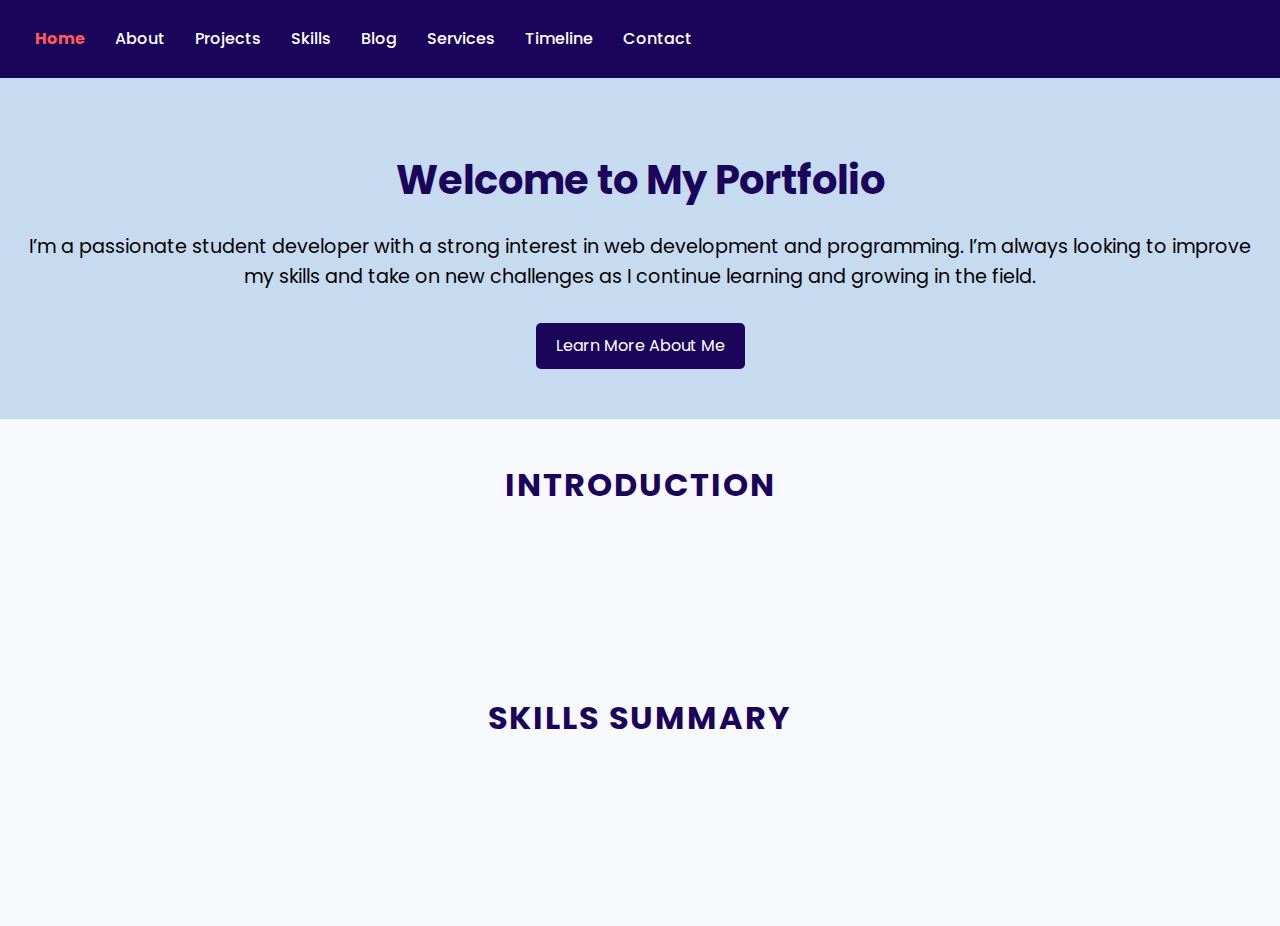
<file: index.html>
<!DOCTYPE html>
<html lang="en">
<head>
    <meta charset="UTF-8">
    <meta name="viewport" content="width=device-width, initial-scale=1.0">
    <link href="https://fonts.googleapis.com/css2?family=Poppins:wght@300;500;700&display=swap" rel="stylesheet">
    <link rel="stylesheet" href="styles.css">
    <title>My Portfolio</title>
</head>
<body>
    
    <header>
        <nav>
            <ul>
                <li><a href="index.html" class="active">Home</a></li>
                <li><a href="about.html">About</a></li>
                <li><a href="projects.html">Projects</a></li>
                <li><a href="skills.html">Skills</a></li>
                <li><a href="blog.html">Blog</a></li>
                <li><a href="services.html">Services</a></li>
                <li><a href="timeline.html">Timeline</a></li>
                <li><a href="contact.html">Contact</a></li>
            </ul>
        </nav>
    </header>
    <main>
        <section class="hero">
            <h1 class="animated-title">Welcome to My Portfolio</h1>
            <p class="animated-text">I’m a passionate student developer with a strong interest in web development and programming. I’m always looking to improve my skills and take on new challenges as I continue learning and growing in the field.</p>
            <a href="about.html" class="cta-button">Learn More About Me</a>
        </section>

        <section class="introduction">
            <h2 class="animated-title">Introduction</h2>
            <p>Hi, I’m Keith Mabangue, a student passionate about design, technology, and creating seamless, enjoyable digital experiences. Currently, I’m focused on enhancing my skills in web development and mobile app development, using tools like Android Studio, Visual Studio Code, and Flutter. I’m always eager to learn, and I enjoy infusing creativity and a bit of humor into my work.</p>
        </section>

        <section class="skills-summary">
            <h2 class="animated-title">Skills Summary</h2>
            <ul>
                <li>HTML</li>
                <li>CSS</li>
                <li>C</li>
                <li>C#</li>
            </ul>
        </section>
    </main>
    <script src="script.js"></script>
</body>
</html>
</file>
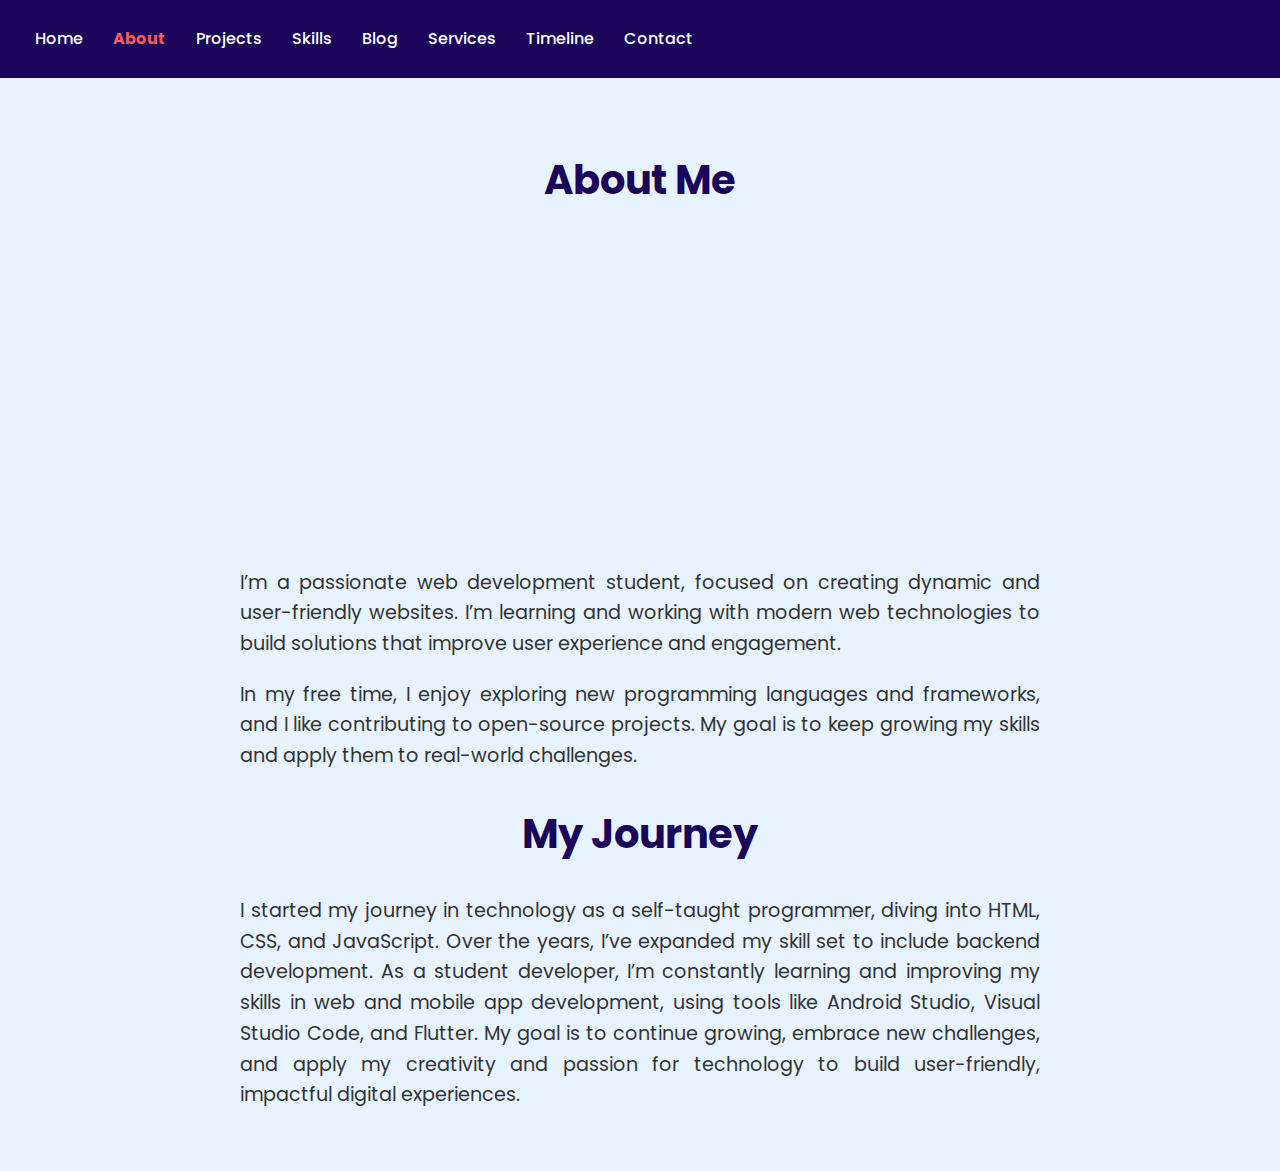
<file: about.html>
<!DOCTYPE html>
<html lang="en">
<head>
    <meta charset="UTF-8">
    <meta name="viewport" content="width=device-width, initial-scale=1.0">
    <link href="https://fonts.googleapis.com/css2?family=Poppins:wght@300;500;700&display=swap" rel="stylesheet">
    <link rel="stylesheet" href="about.css">
    <title>Your Name - About</title>
</head>
<body>
    <header>
        <nav>
            <ul>
                <li><a href="index.html">Home</a></li>
                <li><a href="about.html" class="active">About</a></li>
                <li><a href="projects.html">Projects</a></li>
                <li><a href="skills.html">Skills</a></li>
                <li><a href="blog.html">Blog</a></li>
                <li><a href="services.html">Services</a></li>
                <li><a href="timeline.html">Timeline</a></li>
                <li><a href="contact.html">Contact</a></li>
            </ul>
        </nav>
    </header>
    <main>
        <section class="about">
            <h1 class="animated-title">About Me</h1>
            <div class="image-container">
                <img src="ge.png" alt="My Portrait" class="profile-pic animated-image">
            </div>
            <p class="animated-text">I’m a passionate web development student, focused on creating dynamic and user-friendly websites. I’m learning and working with modern web technologies to build solutions that improve user experience and engagement.</p>
            <p class="animated-text">In my free time, I enjoy exploring new programming languages and frameworks, and I like contributing to open-source projects. My goal is to keep growing my skills and apply them to real-world challenges.</p>
            <h2 class="animated-title">My Journey</h2>
            <p class="animated-text">I started my journey in technology as a self-taught programmer, diving into HTML, CSS, and JavaScript. Over the years, I’ve expanded my skill set to include backend development. As a student developer, I’m constantly learning and improving my skills in web and mobile app development, using tools like Android Studio, Visual Studio Code, and Flutter. My goal is to continue growing, embrace new challenges, and apply my creativity and passion for technology to build user-friendly, impactful digital experiences.</p>
        </section>
        
    </main>
    <script src="script.js"></script>
</body>
</html>
</file>
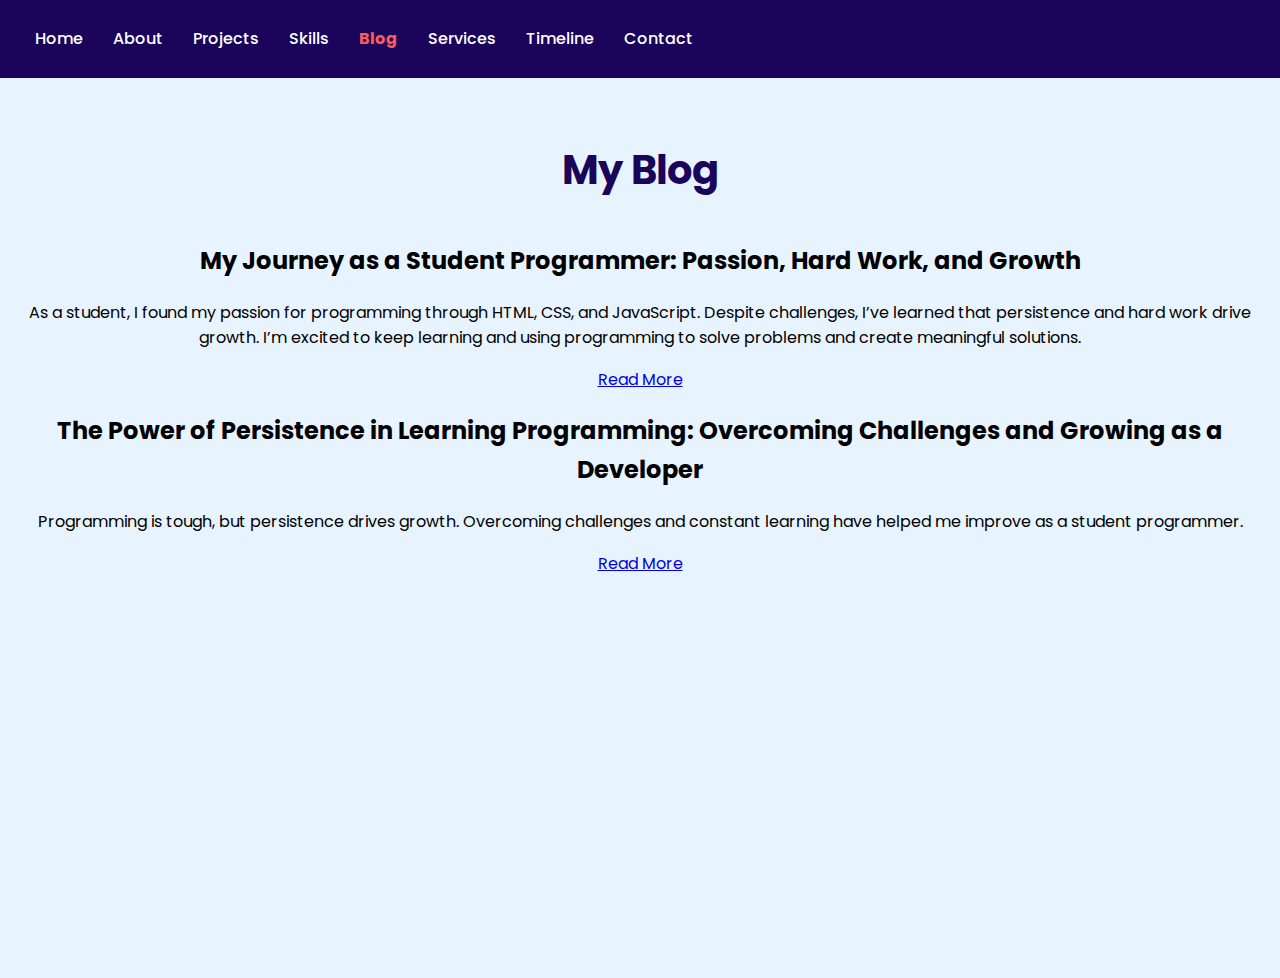
<file: blog.html>
<!DOCTYPE html>
<html lang="en">
<head>
    <meta charset="UTF-8">
    <meta name="viewport" content="width=device-width, initial-scale=1.0">
    <link href="https://fonts.googleapis.com/css2?family=Poppins:wght@300;500;700&display=swap" rel="stylesheet">
    <link rel="stylesheet" href="blog.css">
    <title>Your Name - Blog</title>
</head>
<body>
    <header>
        <nav>
            <ul>
                <li><a href="index.html">Home</a></li>
                <li><a href="about.html">About</a></li>
                <li><a href="projects.html">Projects</a></li>
                <li><a href="skills.html">Skills</a></li>
                <li><a href="blog.html" class="active">Blog</a></li>
                <li><a href="services.html">Services</a></li>
                <li><a href="timeline.html">Timeline</a></li>
                <li><a href="contact.html">Contact</a></li>
            </ul>
        </nav>
    </header>
    <main>
        <section class="blog">
            <h1 class="animated-title">My Blog</h1>

            <div class="blog-post">
                <h2 class="post-title">My Journey as a Student Programmer: Passion, Hard Work, and Growth</h2>
                <p class="post-excerpt">As a student, I found my passion for programming through HTML, CSS, and JavaScript. Despite challenges, I’ve learned that persistence and hard work drive growth.
                     I’m excited to keep learning and using programming to solve problems and create meaningful solutions.</p>
                <a href="post1.html" class="read-more">Read More</a>
            </div>

            <div class="blog-post">
                <h2 class="post-title">The Power of Persistence in Learning Programming: Overcoming Challenges and Growing as a Developer</h2>
                <p class="post-excerpt">Programming is tough, but persistence drives growth. Overcoming challenges and constant learning have helped me improve as a student programmer.</p>
                <a href="post2.html" class="read-more">Read More</a>
            </div>

            

            <!-- Add more posts as needed -->
        </section>
    </main>
</body>
</html>
</file>
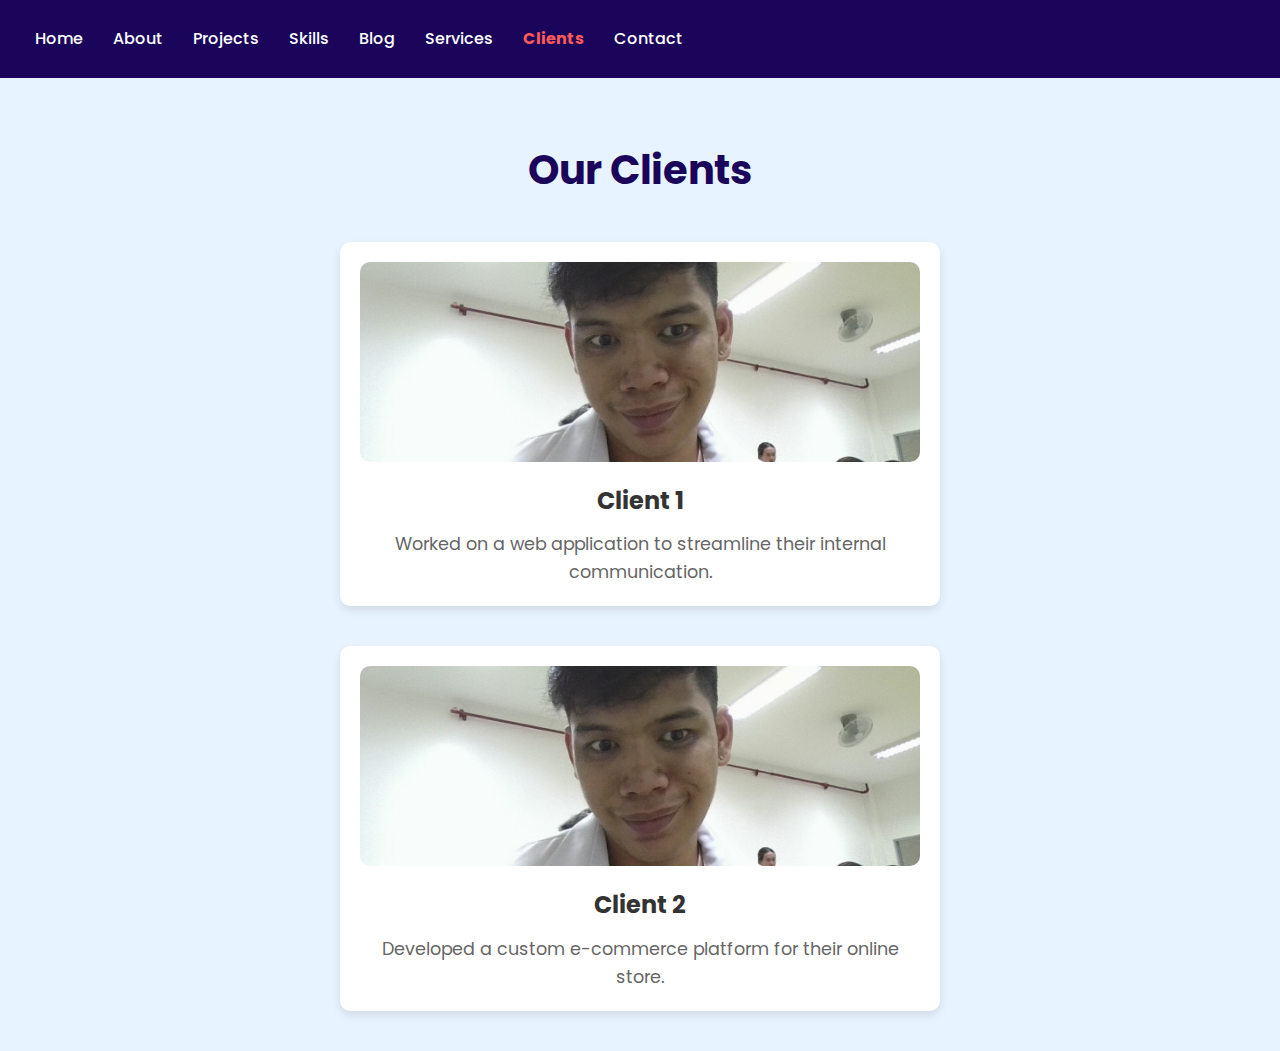
<file: clients.html>
<!DOCTYPE html>
<html lang="en">
<head>
    <meta charset="UTF-8">
    <meta name="viewport" content="width=device-width, initial-scale=1.0">
    <link href="https://fonts.googleapis.com/css2?family=Poppins:wght@300;500;700&display=swap" rel="stylesheet">
    <link rel="stylesheet" href="client.css">
    <title>Your Name - Clients</title>
</head>
<body>
    <header>
        <nav>
            <ul>
                <li><a href="index.html">Home</a></li>
                <li><a href="about.html">About</a></li>
                <li><a href="projects.html">Projects</a></li>
                <li><a href="skills.html">Skills</a></li>
                <li><a href="blog.html">Blog</a></li>
                <li><a href="services.html">Services</a></li>
                <li><a href="clients.html" class="active">Clients</a></li>
                <li><a href="contact.html">Contact</a></li>
            </ul>
        </nav>
    </header>
    <main>
        <section class="clients">
            <h1 class="animated-title">Our Clients</h1>
            <div class="client-item">
                <img src="main.jpg" alt="Client 1">
                <h2>Client 1</h2>
                <p>Worked on a web application to streamline their internal communication.</p>
            </div>

            <div class="client-item">
                <img src="main.jpg" alt="Client 2">
                <h2>Client 2</h2>
                <p>Developed a custom e-commerce platform for their online store.</p>
            </div>
        </section>
    </main>
</body>
</html>
</file>
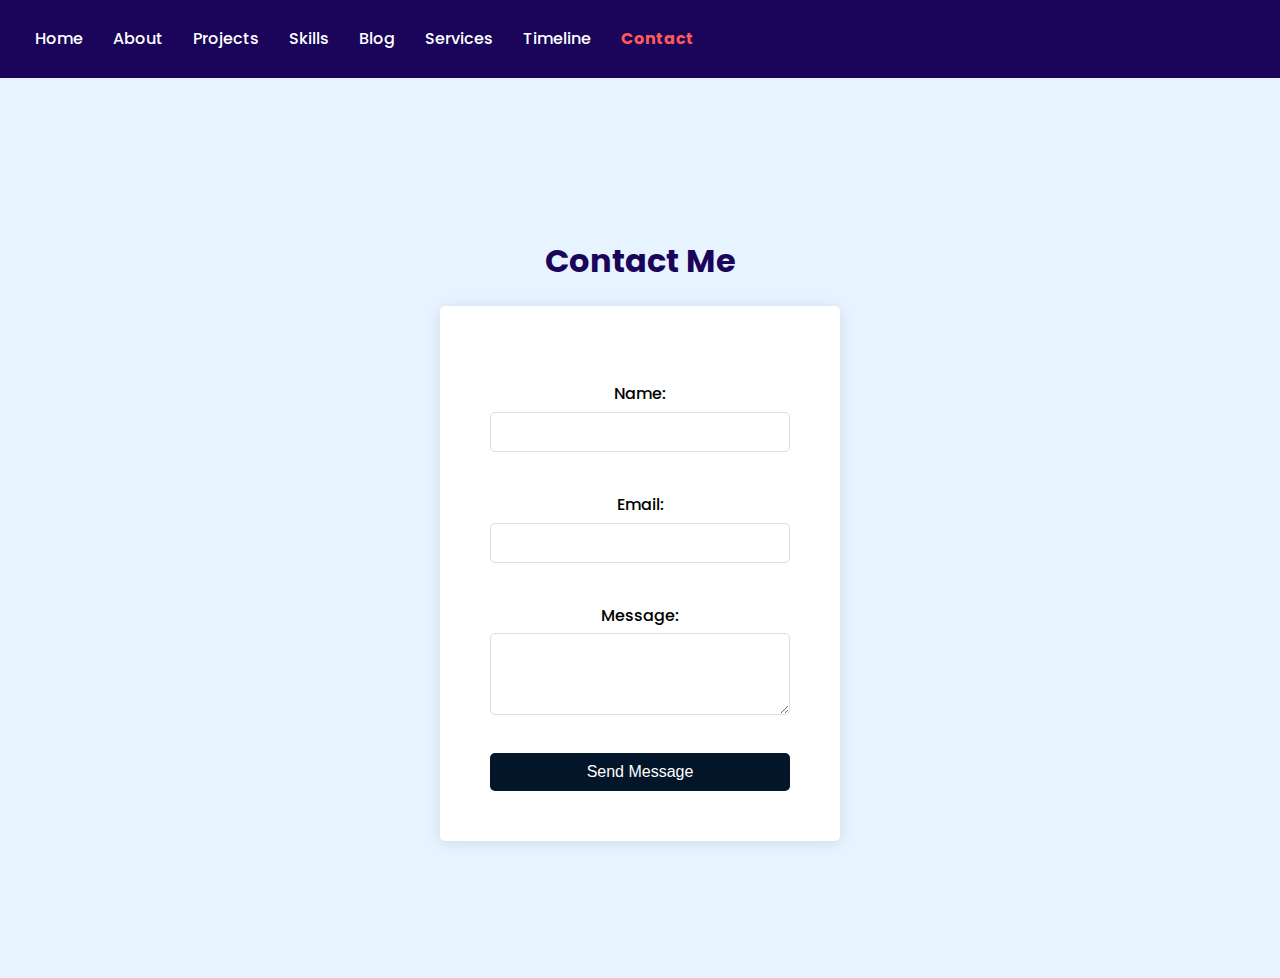
<file: contact.html>
<!DOCTYPE html>
<html lang="en">
<head>
    <meta charset="UTF-8">
    <meta name="viewport" content="width=device-width, initial-scale=1.0">
    <link href="https://fonts.googleapis.com/css2?family=Poppins:wght@300;500;700&display=swap" rel="stylesheet">
    <link rel="stylesheet" href="contact.css">
    <title>Your Name - Contact</title>
    <script type="text/javascript" src="https://cdn.emailjs.com/dist/email.min.js"></script> <!-- EmailJS Script -->
</head>
<body>
    <header>
        <nav>
            <ul>
                <li><a href="index.html">Home</a></li>
                <li><a href="about.html">About</a></li>
                <li><a href="projects.html">Projects</a></li>
                <li><a href="skills.html">Skills</a></li>
                <li><a href="blog.html">Blog</a></li>
                <li><a href="services.html">Services</a></li>
                <li><a href="timeline.html">Timeline</a></li>
                <li><a href="contact.html" class="active">Contact</a></li>
            </ul>
        </nav>

        <!-- Social Media Links Positioned at the Top Right -->
        <div class="social-links-container">
            <a href="https://www.facebook.com/keithlawrence.dacutmabangue/" target="_blank" class="social-icon facebook"></a>
            <a href="https://www.instagram.com/lawk3d/" target="_blank" class="social-icon instagram"></a>
        </div>
    </header>

    <main>
        <section class="contact">
            <h1 class="animated-title">Contact Me</h1>
            <form class="contact-form" onsubmit="sendEmail(event)">
                <div class="form-group">
                    <label for="name">Name:</label>
                    <input type="text" id="name" name="from_name" required>
                </div>
                
                <div class="form-group">
                    <label for="email">Email:</label>
                    <input type="email" id="email" name="from_email" required>
                </div>
                
                <div class="form-group">
                    <label for="message">Message:</label>
                    <textarea id="message" name="message" rows="4" required></textarea>
                </div>

                <button type="submit" class="submit-button">Send Message</button>
            </form>
        </section>
    </main>

    <script type="text/javascript" src="contact.js"></script>
</body>
</html>
</file>
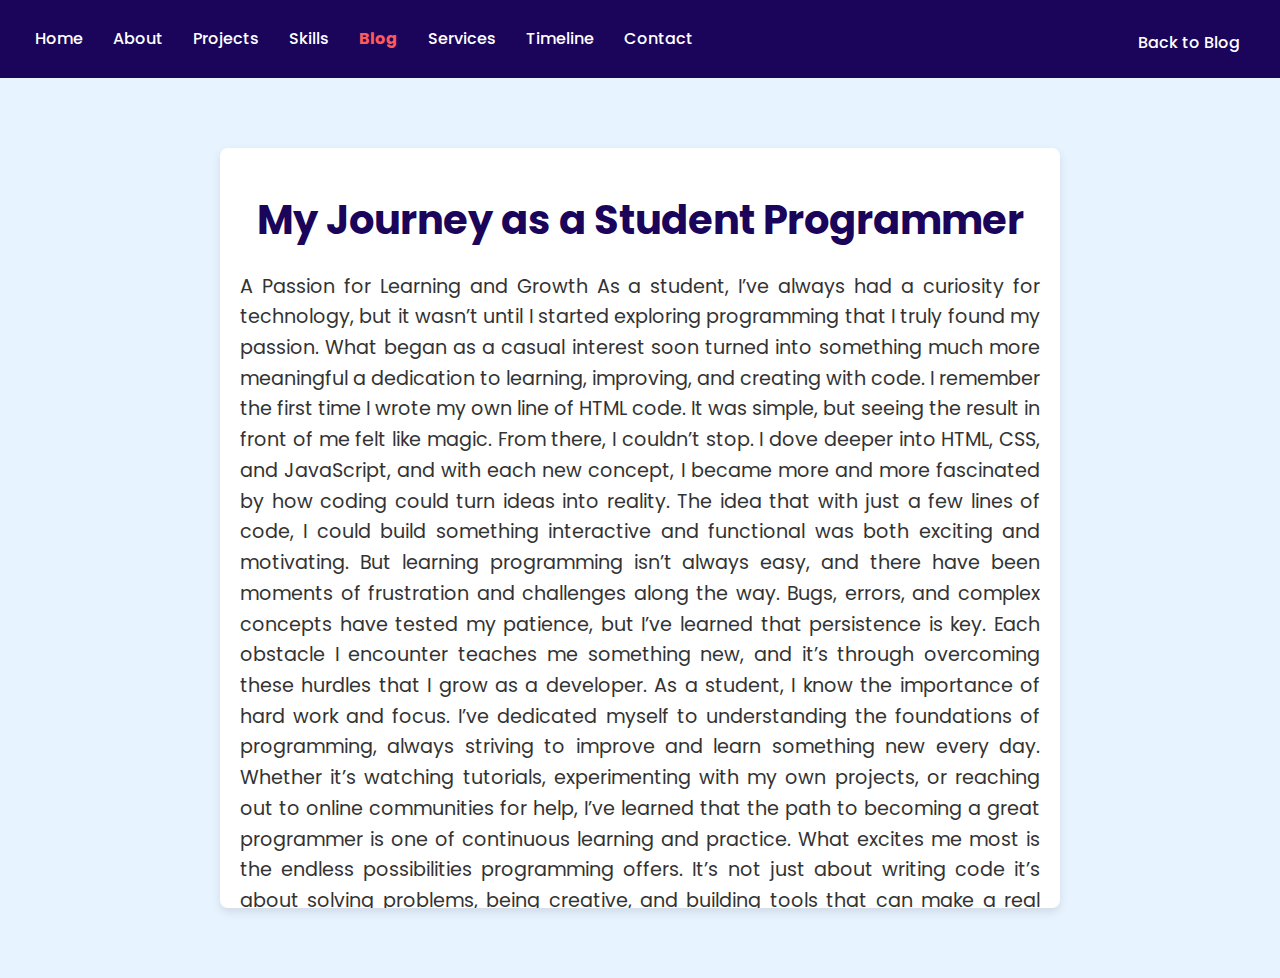
<file: post1.html>
<!DOCTYPE html>
<html lang="en">
<head>
    <meta charset="UTF-8">
    <meta name="viewport" content="width=device-width, initial-scale=1.0">
    <link href="https://fonts.googleapis.com/css2?family=Poppins:wght@300;500;700&display=swap" rel="stylesheet">
    <link rel="stylesheet" href="post1.css">
    <title>Blog Post Title 1</title>
</head>
<body>
    <header>
        <nav>
            <ul>
                <li><a href="index.html">Home</a></li>
                <li><a href="about.html">About</a></li>
                <li><a href="projects.html">Projects</a></li>
                <li><a href="skills.html">Skills</a></li>
                <li><a href="blog.html" class="active">Blog</a></li>
                <li><a href="services.html">Services</a></li>
                <li><a href="timeline.html">Timeline</a></li>
                <li><a href="contact.html">Contact</a></li>
            </ul>
        </nav>
    </header>
    <main>
        <!-- Back Button in the top-right corner -->
        <a href="blog.html" class="back-link">Back to Blog</a>

        <section class="post1-post">
            <!-- Container for title and description -->
            <div class="post1-content">
                <h1 class="animated-title">My Journey as a Student Programmer</h1>
                <p class="blog-content">A Passion for Learning and Growth
                    As a student, I’ve always had a curiosity for technology, but it wasn’t until I started exploring programming that I truly found my passion. What began as a casual interest soon turned into something much more meaningful a dedication to learning, improving, and creating with code.
                    I remember the first time I wrote my own line of HTML code. It was simple, but seeing the result in front of me felt like magic. From there, I couldn’t stop. I dove deeper into HTML, CSS, and JavaScript, and with each new concept, I became more and more fascinated by how coding could turn ideas into reality. The idea that with just a few lines of code, I could build something interactive and functional was both exciting and motivating.
                    But learning programming isn’t always easy, and there have been moments of frustration and challenges along the way. Bugs, errors, and complex concepts have tested my patience, but I’ve learned that persistence is key. Each obstacle I encounter teaches me something new, and it’s through overcoming these hurdles that I grow as a developer.
                    As a student, I know the importance of hard work and focus. I’ve dedicated myself to understanding the foundations of programming, always striving to improve and learn something new every day. Whether it’s watching tutorials, experimenting with my own projects, or reaching out to online communities for help, I’ve learned that the path to becoming a great programmer is one of continuous learning and practice.
                    What excites me most is the endless possibilities programming offers. It’s not just about writing code it’s about solving problems, being creative, and building tools that can make a real difference. As I continue my journey, I’m determined to push myself further, embrace challenges, and develop my skills. My goal is to not only become a proficient coder but to make an impact through my work, and to share that passion with others.
                    Programming is hard work, but it’s also one of the most rewarding things I’ve ever done. As a student, I’m excited for what the future holds and the opportunities that lie ahead.
                    </p>
            </div>
        </section>
    </main>
</body>
</html>
</file>
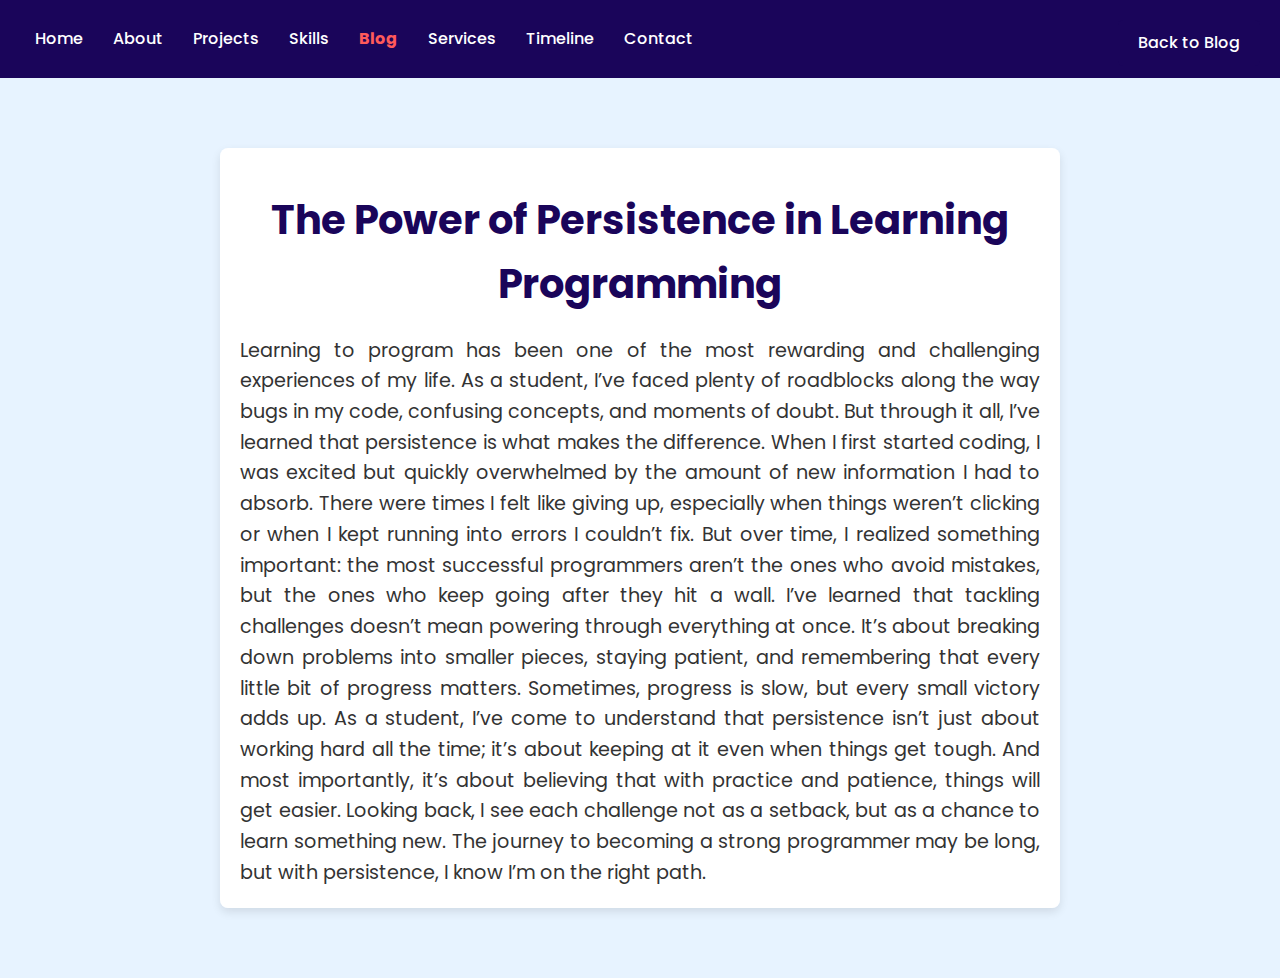
<file: post2.html>
<!DOCTYPE html>
<html lang="en">
<head>
    <meta charset="UTF-8">
    <meta name="viewport" content="width=device-width, initial-scale=1.0">
    <link href="https://fonts.googleapis.com/css2?family=Poppins:wght@300;500;700&display=swap" rel="stylesheet">
    <link rel="stylesheet" href="post2.css">
    <title>Blog Post Title 2</title>
</head>
<body>
    <header>
        <nav>
            <ul>
                <li><a href="index.html">Home</a></li>
                <li><a href="about.html">About</a></li>
                <li><a href="projects.html">Projects</a></li>
                <li><a href="skills.html">Skills</a></li>
                <li><a href="blog.html" class="active">Blog</a></li>
                <li><a href="services.html">Services</a></li>
                <li><a href="timeline.html">Timeline</a></li>
                <li><a href="contact.html">Contact</a></li>
            </ul>
        </nav>
    </header>
    <main>
        <!-- Back Button in the top-right corner -->
        <a href="blog.html" class="back-link">Back to Blog</a>

        <section class="post2-post">
            <!-- Container for title and description -->
            <div class="post2-content">
                <h1 class="animated-title">The Power of Persistence in Learning Programming</h1>
                <p class="blog-content">Learning to program has been one of the most rewarding and challenging experiences of my life. As a student, I’ve faced plenty of roadblocks along the way bugs in my code, confusing concepts, and moments of doubt. But through it all, I’ve learned that persistence is what makes the difference.

                    When I first started coding, I was excited but quickly overwhelmed by the amount of new information I had to absorb. There were times I felt like giving up, especially when things weren’t clicking or when I kept running into errors I couldn’t fix. But over time, I realized something important: the most successful programmers aren’t the ones who avoid mistakes, but the ones who keep going after they hit a wall.
                    
                    I’ve learned that tackling challenges doesn’t mean powering through everything at once. It’s about breaking down problems into smaller pieces, staying patient, and remembering that every little bit of progress matters. Sometimes, progress is slow, but every small victory adds up.
                    
                    As a student, I’ve come to understand that persistence isn’t just about working hard all the time; it’s about keeping at it even when things get tough. And most importantly, it’s about believing that with practice and patience, things will get easier.
                    
                    Looking back, I see each challenge not as a setback, but as a chance to learn something new. The journey to becoming a strong programmer may be long, but with persistence, I know I’m on the right path.</p>
            </div>
        </section>
    </main>
</body>
</html>
</file>
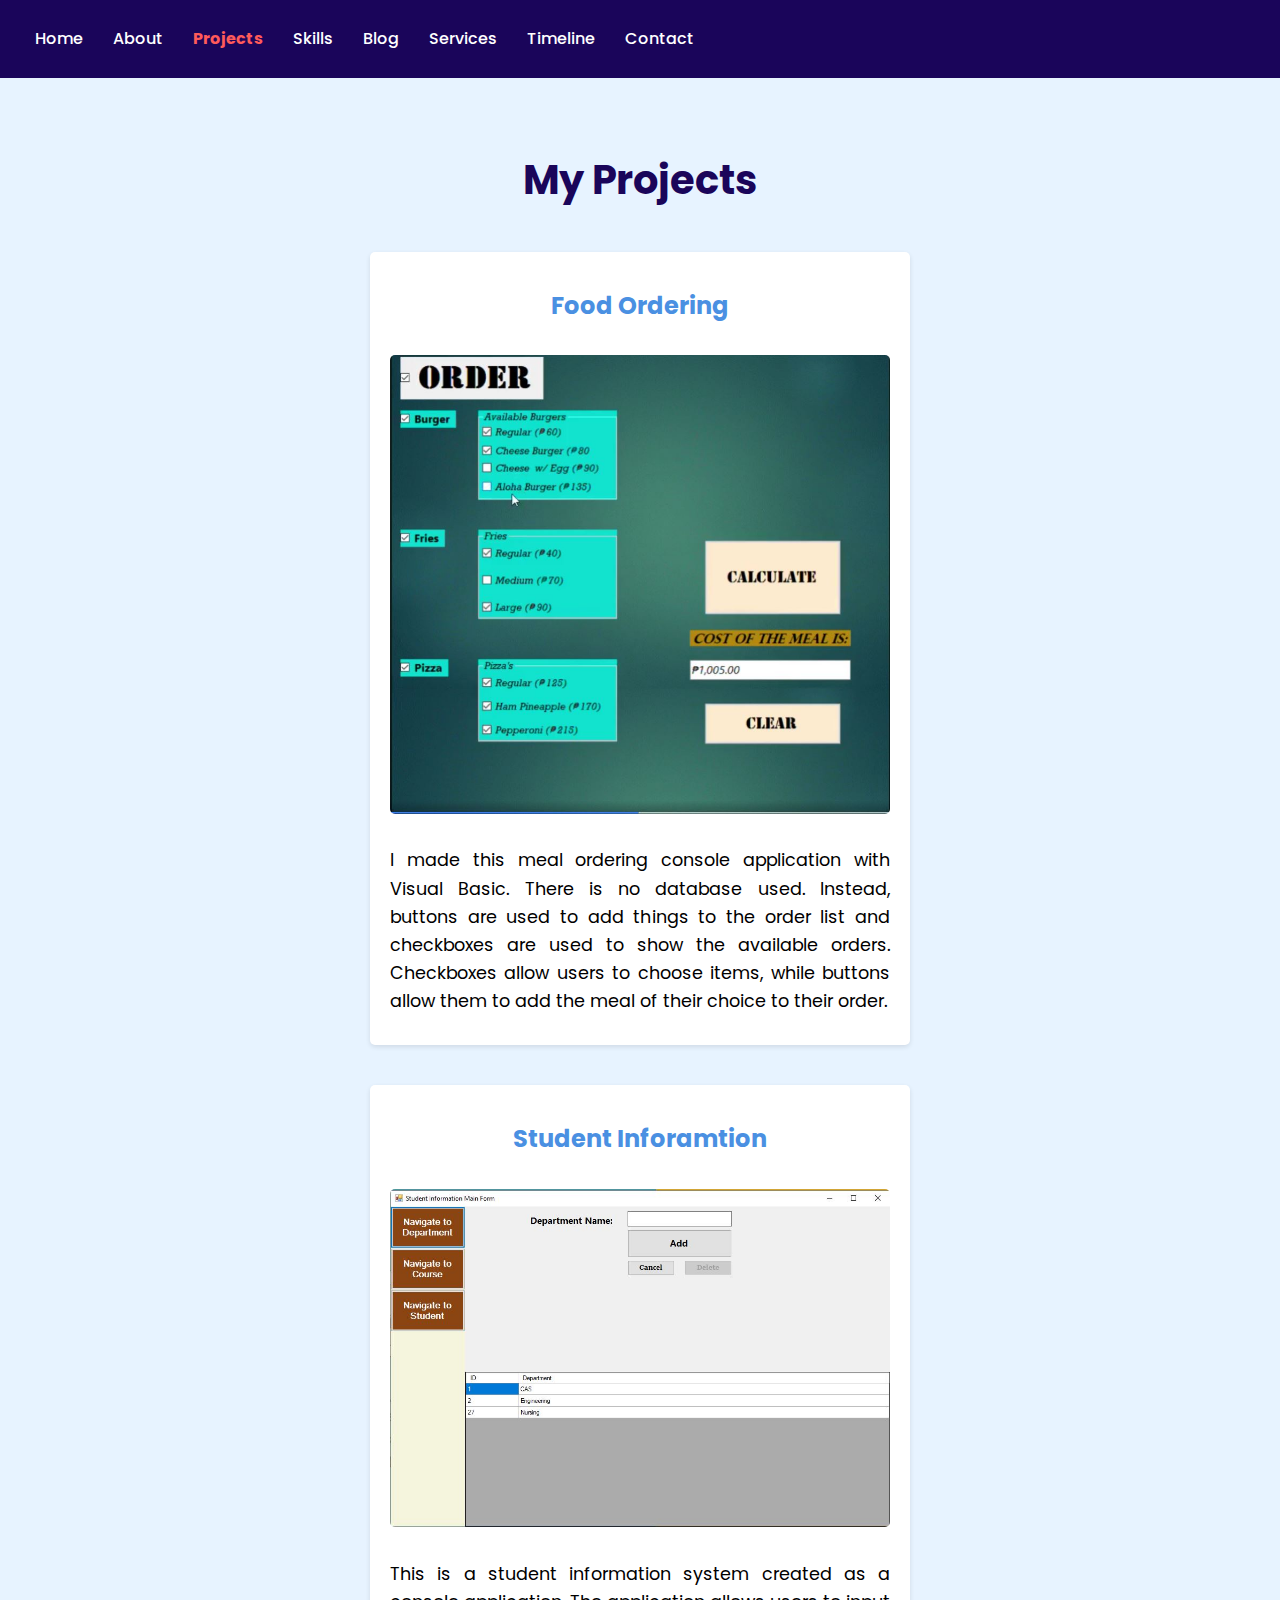
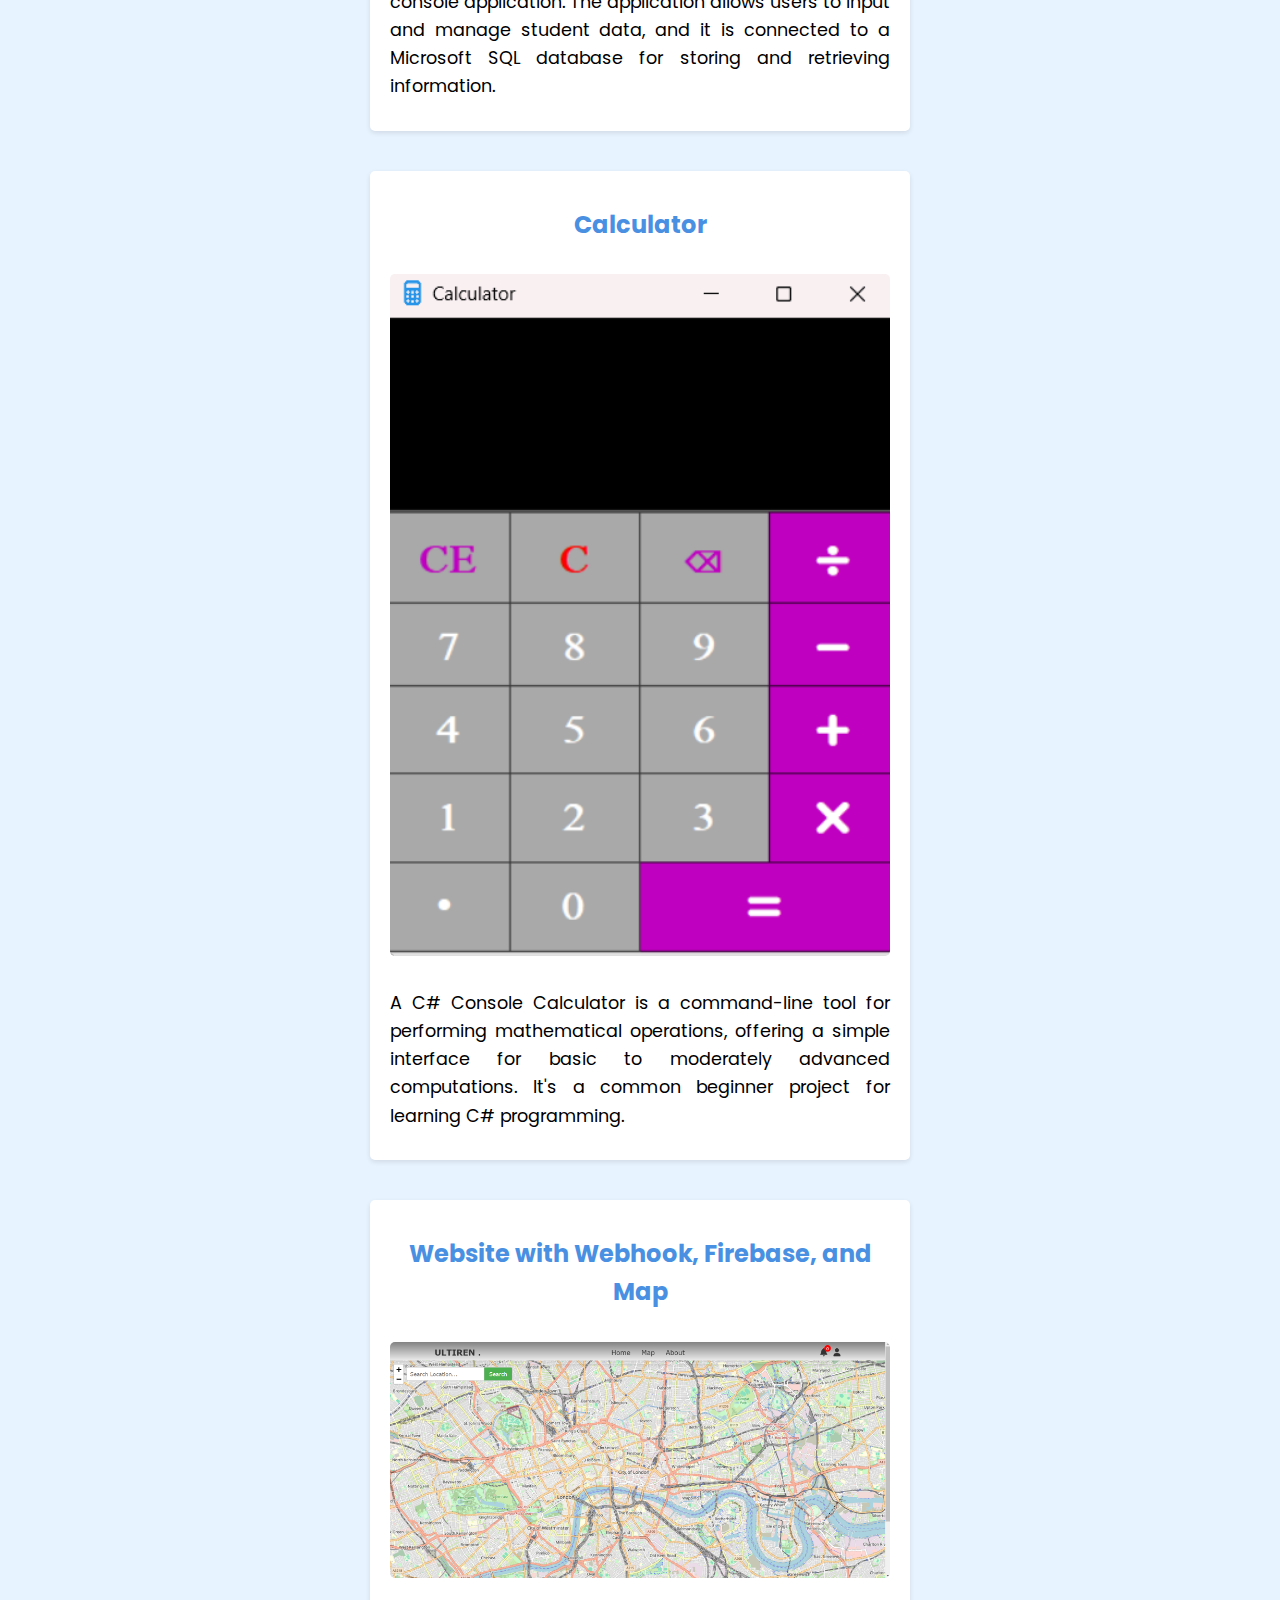
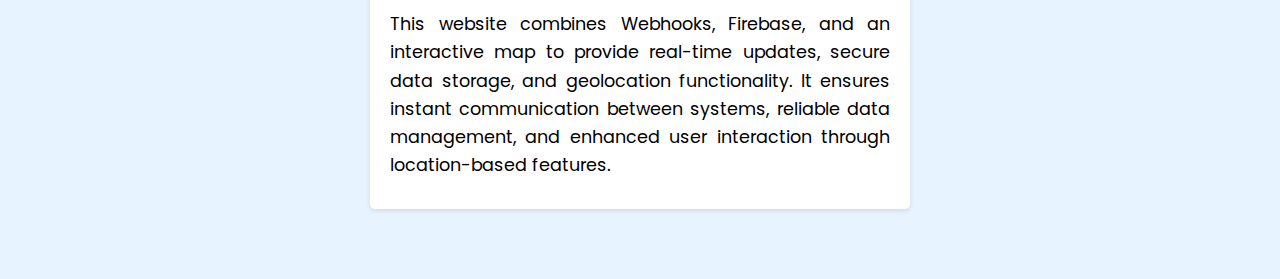
<file: projects.html>
<!DOCTYPE html>
<html lang="en">
<head>
    <meta charset="UTF-8">
    <meta name="viewport" content="width=device-width, initial-scale=1.0">
    <link href="https://fonts.googleapis.com/css2?family=Poppins:wght@300;500;700&display=swap" rel="stylesheet">
    <link rel="stylesheet" href="projects.css">
    <title>Your Name - Projects</title>
</head>
<body>
    <header>
        <nav>
            <ul>
                <li><a href="index.html">Home</a></li>
                <li><a href="about.html">About</a></li>
                <li><a href="projects.html" class="active">Projects</a></li>
                <li><a href="skills.html">Skills</a></li>
                <li><a href="blog.html">Blog</a></li>
                <li><a href="services.html">Services</a></li>
                <li><a href="timeline.html">Timeline</a></li>
                <li><a href="contact.html">Contact</a></li>
            </ul>
        </nav>
    </header>
    <main>
        <section class="projects">
            <h1 class="animated-title">My Projects</h1>

            <div class="project-container">
                <div class="project-item">
                    <h2 class="project-title">Food Ordering </h2>
                    <img src="proj2.JPG" alt="Project 1" class="project-image">
                    <p class="project-description">I made this meal ordering console application with Visual Basic. There is no database used. Instead, buttons are used to add things to the order list and checkboxes are used to show the available orders. Checkboxes allow users to choose items, while buttons allow them to add the meal of their choice to their order.</p>
                </div>

                <div class="project-item">
                    <h2 class="project-title">Student Inforamtion</h2>
                    <img src="proj1.JPG" alt="Project 2" class="project-image">
                    <p class="project-description">This is a student information system created as a console application. The application allows users to input and manage student data, and it is connected to a Microsoft SQL database for storing and retrieving information.</p>
                </div>

                <div class="project-item">
                    <h2 class="project-title">Calculator</h2>
                    <img src="proj3.png" alt="Project 3" class="project-image">
                    <p class="project-description">A C# Console Calculator is a command-line tool for performing mathematical operations, offering a simple interface for basic to moderately advanced computations. It's a common beginner project for learning C# programming.</p>
                </div>

                <div class="project-item">
                    <h2 class="project-title">Website with Webhook, Firebase, and Map</h2>
                    <img src="proj4.png" alt="Project 4" class="project-image">
                    <p class="project-description">This website combines Webhooks, Firebase, and an interactive map to provide real-time updates, secure data storage, and geolocation functionality. It ensures instant communication between systems, reliable data management, and enhanced user interaction through location-based features.</p>
                </div>

                <!-- Add more projects as needed -->
            </div>
        </section>
    </main>
    <script src="script.js"></script>
</body>
</html>
</file>
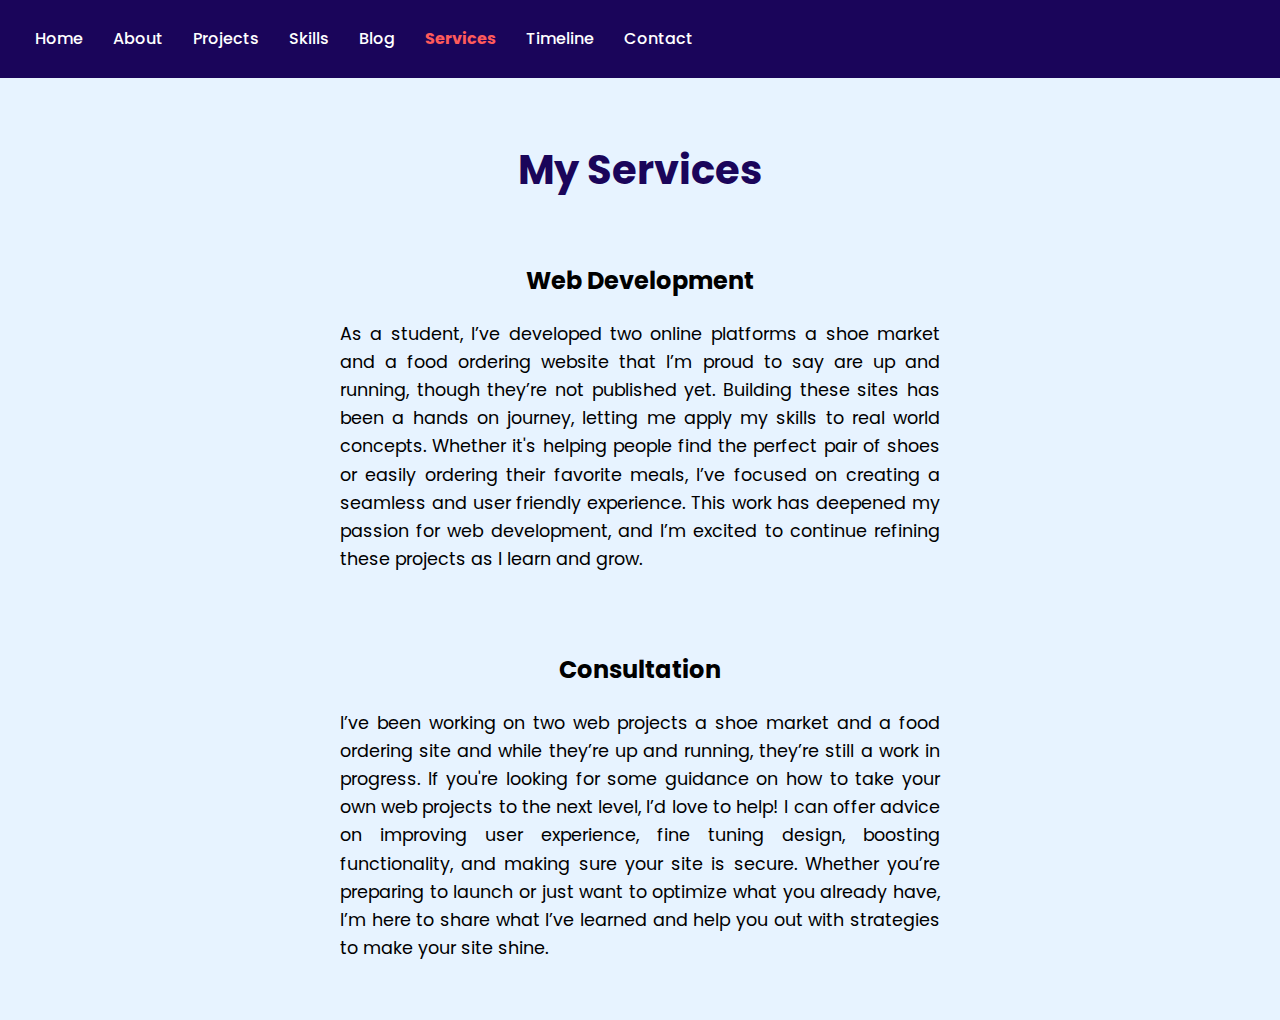
<file: services.html>
<!DOCTYPE html>
<html lang="en">
<head>
    <meta charset="UTF-8">
    <meta name="viewport" content="width=device-width, initial-scale=1.0">
    <link href="https://fonts.googleapis.com/css2?family=Poppins:wght@300;500;700&display=swap" rel="stylesheet">
    <link rel="stylesheet" href="services.css">
    <title>Your Name - Services</title>
</head>
<body>
    <header>
        <nav>
            <ul>
                <li><a href="index.html">Home</a></li>
                <li><a href="about.html">About</a></li>
                <li><a href="projects.html">Projects</a></li>
                <li><a href="skills.html">Skills</a></li>
                <li><a href="blog.html">Blog</a></li>
                <li><a href="services.html" class="active">Services</a></li>
                <li><a href="timeline.html">Timeline</a></li>
                <li><a href="contact.html">Contact</a></li>
            </ul>
        </nav>
    </header>
    <main>
        <section class="services">
            <h1 class="animated-title">My Services</h1>

            <div class="service-item">
                <h2>Web Development</h2>
                <p>As a student, I’ve developed two online platforms a shoe market and a food ordering website that I’m proud to say are up and running, though they’re not published yet. Building these sites has been a hands on journey, letting me apply my skills to real world concepts. Whether it's helping people find the perfect pair of shoes or easily ordering their favorite meals, I’ve focused on creating a seamless and user friendly experience. This work has deepened my passion for web development, and I’m excited to continue refining these projects as I learn and grow.</p>
            </div>

            <div class="service-item">
                <h2>Consultation</h2>
                <p>I’ve been working on two web projects a shoe market and a food ordering site and while they’re up and running, they’re still a work in progress. If you're looking for some guidance on how to take your own web projects to the next level, I’d love to help! I can offer advice on improving user experience, fine tuning design, boosting functionality, and making sure your site is secure. Whether you’re preparing to launch or just want to optimize what you already have, I’m here to share what I’ve learned and help you out with strategies to make your site shine.</p>
            </div>
        </section>
    </main>
</body>
</html>
</file>
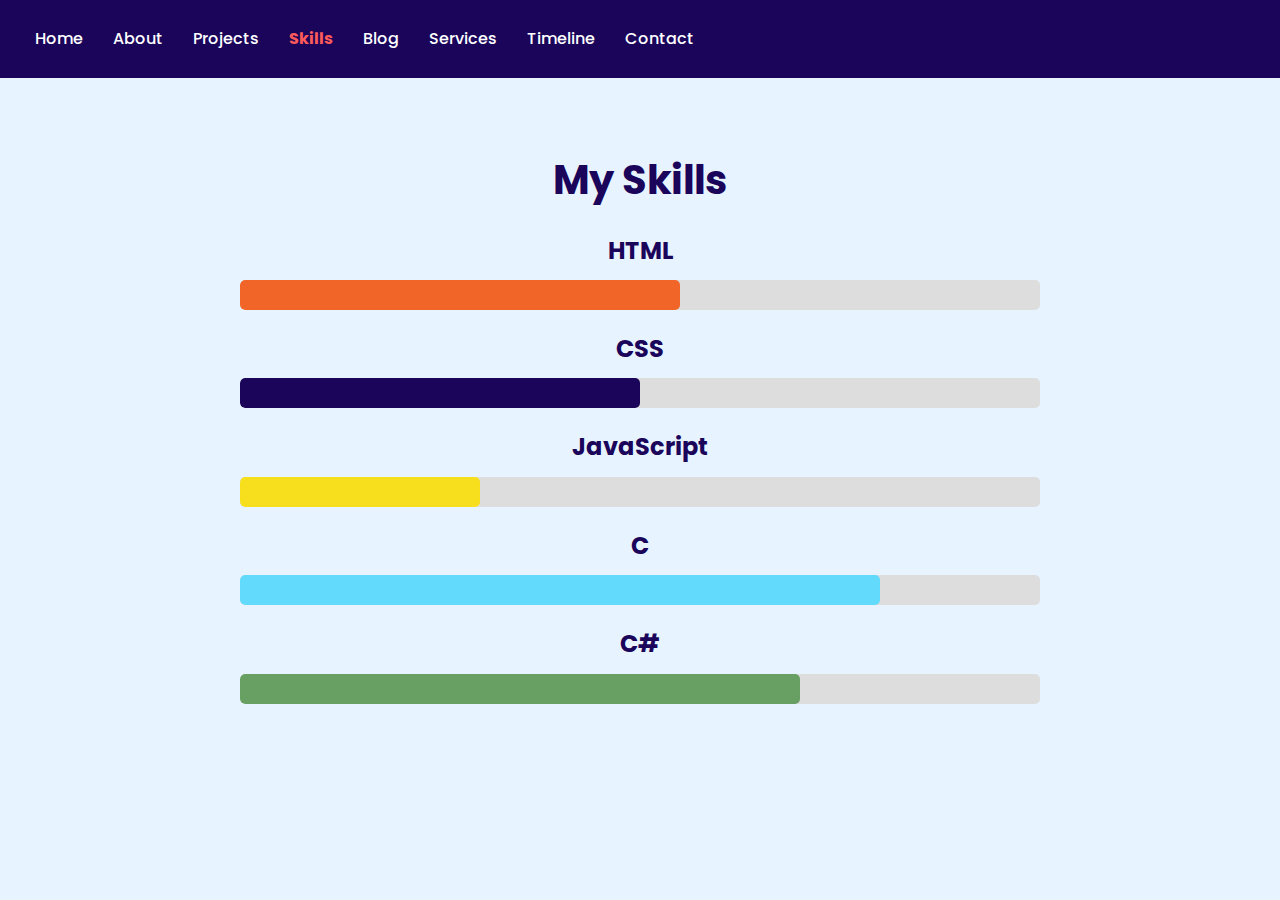
<file: skills.html>
<!DOCTYPE html>
<html lang="en">
<head>
    <meta charset="UTF-8">
    <meta name="viewport" content="width=device-width, initial-scale=1.0">
    <link href="https://fonts.googleapis.com/css2?family=Poppins:wght@300;500;700&display=swap" rel="stylesheet">
    <link rel="stylesheet" href="skills.css">
    <title>Your Name - Skills</title>
</head>
<body>
    <header>
        <nav>
            <ul>
                <li><a href="index.html">Home</a></li>
                <li><a href="about.html">About</a></li>
                <li><a href="projects.html">Projects</a></li>
                <li><a href="skills.html" class="active">Skills</a></li>
                <li><a href="blog.html">Blog</a></li>
                <li><a href="services.html">Services</a></li>
                <li><a href="timeline.html">Timeline</a></li>
                <li><a href="contact.html">Contact</a></li>
            </ul>
        </nav>
    </header>
    <main>
        <section class="skills">
            <h1 class="animated-title">My Skills</h1>

            <div class="skills-container">
                <div class="skill-item">
                    <h2 class="skill-name">HTML</h2>
                    <div class="skill-bar">
                        <div class="skill-level html-level"></div>
                    </div>
                </div>

                <div class="skill-item">
                    <h2 class="skill-name">CSS</h2>
                    <div class="skill-bar">
                        <div class="skill-level css-level"></div>
                    </div>
                </div>

                <div class="skill-item">
                    <h2 class="skill-name">JavaScript</h2>
                    <div class="skill-bar">
                        <div class="skill-level js-level"></div>
                    </div>
                </div>

                <div class="skill-item">
                    <h2 class="skill-name">C</h2>
                    <div class="skill-bar">
                        <div class="skill-level react-level"></div>
                    </div>
                </div>

                <div class="skill-item">
                    <h2 class="skill-name">C#</h2>
                    <div class="skill-bar">
                        <div class="skill-level nodejs-level"></div>
                    </div>
                </div>
            </div>
        </section>
    </main>
    <script src="script.js"></script>
</body>
</html>
</file>
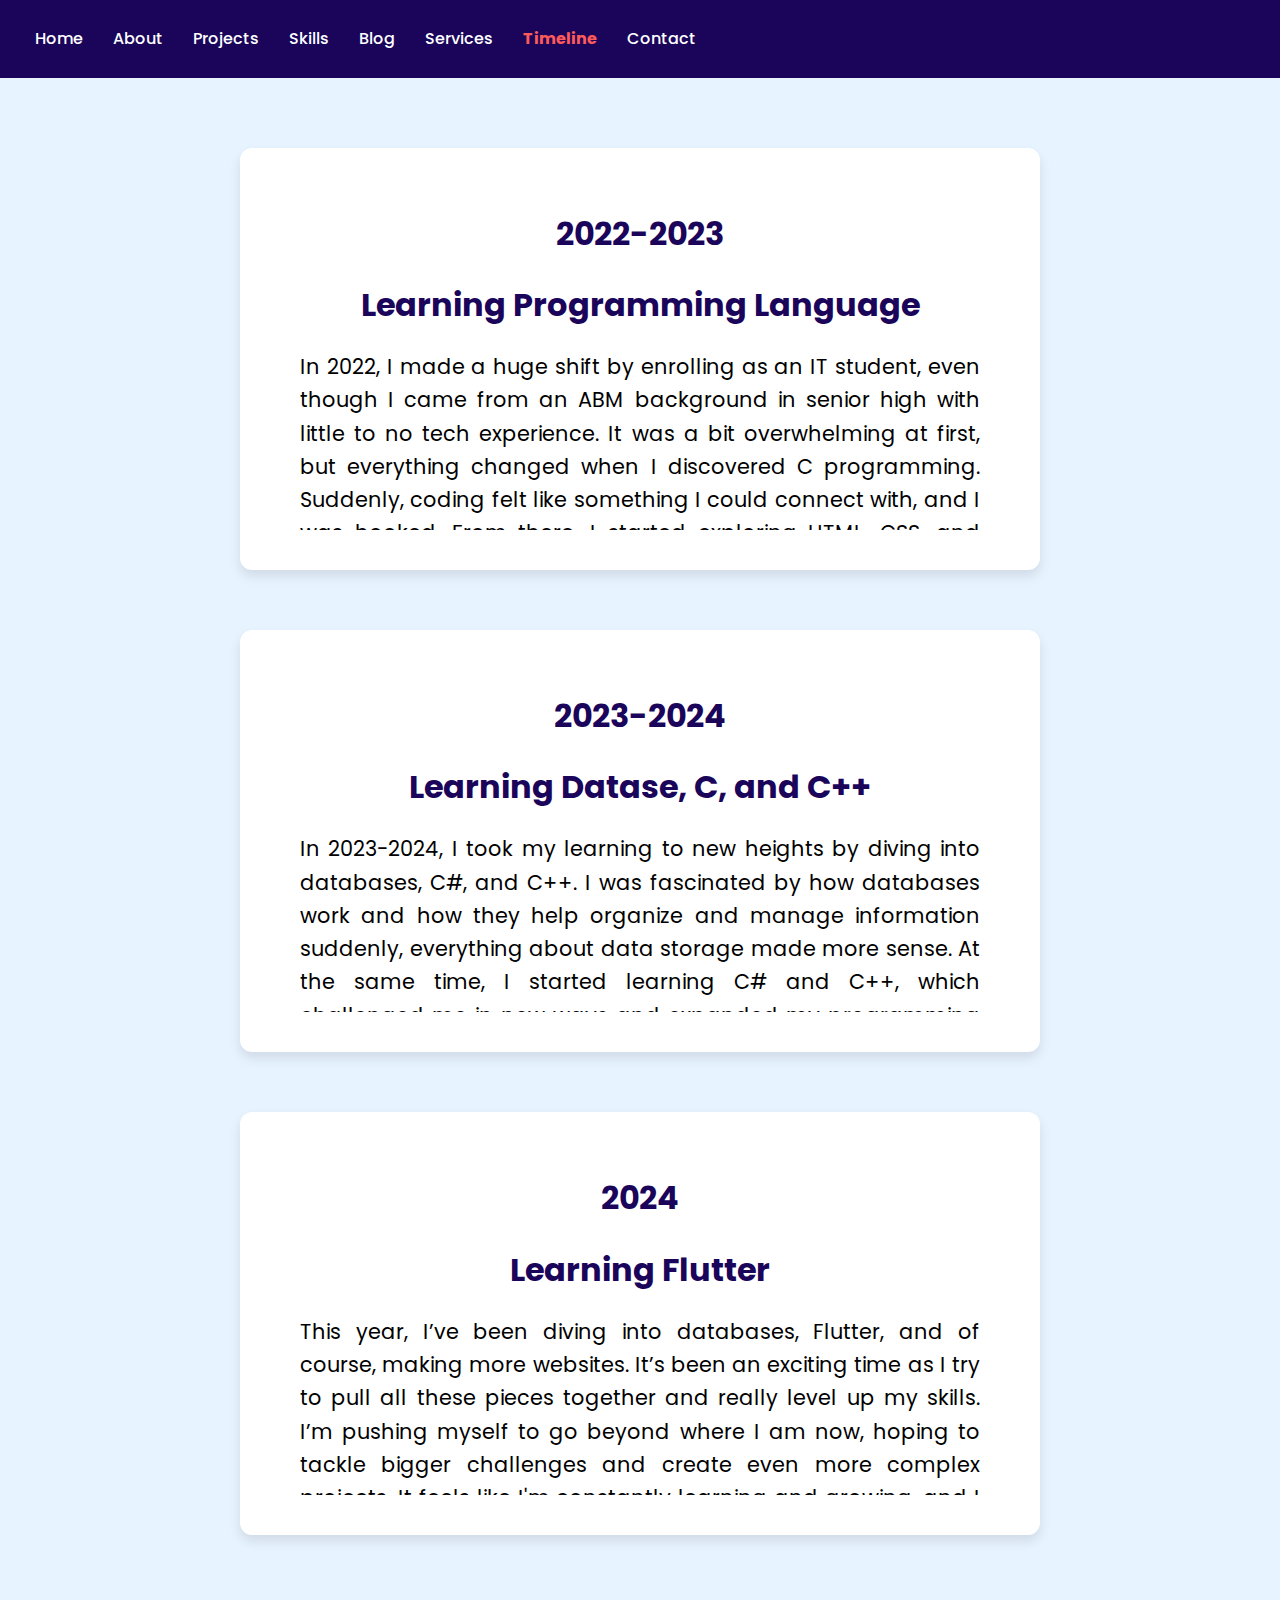
<file: timeline.html>
<!DOCTYPE html>
<html lang="en">
<head>
    <meta charset="UTF-8">
    <meta name="viewport" content="width=device-width, initial-scale=1.0">
    <link href="https://fonts.googleapis.com/css2?family=Poppins:wght@300;500;700&display=swap" rel="stylesheet">
    <link rel="stylesheet" href="timeline.css">
    <title>Your Name - Clients</title>
</head>
<body>
    <header>
        <nav>
            <ul>
                <li><a href="index.html">Home</a></li>
                <li><a href="about.html">About</a></li>
                <li><a href="projects.html">Projects</a></li>
                <li><a href="skills.html">Skills</a></li>
                <li><a href="blog.html">Blog</a></li>
                <li><a href="services.html">Services</a></li>
                <li><a href="timeline.html" class="active">Timeline</a></li>
                <li><a href="contact.html">Contact</a></li>
            </ul>
        </nav>
    </header>
    <main>
        <section class="clients">
            <div class="timeline">
                <div class="timeline-item">
                    <div class="timeline-content">
                        <h2>2022-2023</h2>
                        <h2>Learning Programming Language</h2>
                        <p>In 2022, I made a huge shift by enrolling as an IT student, even though I came from an ABM background in senior high with little to no tech experience. It was a bit overwhelming at first, but everything changed when I discovered C programming. Suddenly, coding felt like something I could connect with, and I was hooked. From there, I started exploring HTML, CSS, and JavaScript, and I was amazed at how these languages brought websites to life. I also started using Visual Studio, which quickly became my go-to tool as I dove deeper into programming. Each new challenge, whether it was mastering a language or figuring out a bug, felt like a small victory, and it kept me motivated. Looking back, that year was the beginning of something exciting, and it fueled my passion for technology that I’m still chasing today.</p>
                    </div>
                </div>
                <div class="timeline-item">
                    <div class="timeline-content">
                        <h2>2023-2024</h2>
                        <h2>Learning Datase, C, and C++</h2>
                        <p>In 2023-2024, I took my learning to new heights by diving into databases, C#, and C++. I was fascinated by how databases work and how they help organize and manage information suddenly, everything about data storage made more sense. At the same time, I started learning C# and C++, which challenged me in new ways and expanded my programming knowledge. These languages helped me understand the deeper mechanics of software development, and I was excited to see how I could use them to build more complex applications. This year really pushed me to grow and opened up so many new doors in the world of tech.</p>
                    </div>
                </div>
                <div class="timeline-item">
                    <div class="timeline-content">
                        <h2>2024</h2>
                        <h2>Learning Flutter</h2>
                        <p>This year, I’ve been diving into databases, Flutter, and of course, making more websites. It’s been an exciting time as I try to pull all these pieces together and really level up my skills. I’m pushing myself to go beyond where I am now, hoping to tackle bigger challenges and create even more complex projects. It feels like I'm constantly learning and growing, and I can’t wait to see how far I can take it.</p>
                    </div>
                </div>
               
                    </div>
                </div>
            </div>
        </section>
    </main>
</body>
</html>
</file>
<file: styles.css>
/* Base Styles */
body {
    font-family: 'Poppins', sans-serif; /* Use Poppins font */
    line-height: 1.6;
    color: #000000; /* Text color */
    margin: 0; /* Remove default margin */
    padding: 0; /* Remove default padding */
    background: #f7f9fc; /* Light background for the whole page */
}

/* Header Styles */
header {
    display: flex; /* Use flexbox for layout */
    align-items: center; /* Center items vertically */
    justify-content: space-between; /* Space items evenly */
    padding: 10px 20px; /* Add padding to the header */
    background: #1a055a; /* White background for the header */
    box-shadow: 0 2px 5px rgba(0, 0, 0, 0.1); /* Subtle shadow */
}

/* Navigation Styles */
nav ul {
    list-style: none; /* Remove bullet points from the list */
    padding: 0; /* Remove padding */
    display: flex; /* Flexbox for horizontal alignment */
}

nav ul li {
    margin: 0 15px; /* Spacing between links */
}

nav ul li a {
    text-decoration: none; /* Remove underline */
    color: #ffffff; /* Link color */
    font-weight: 500; /* Medium font weight */
    transition: color 0.3s; /* Smooth transition for color */
}

nav ul li a:hover {
    color: #ff5a5a; /* Darker shade on hover */
}

/* Active Link Styles */
nav ul li a.active {
    color: #ff5a5a; /* Red color for active link */
    font-weight: bold; /* Optional: Make it bold for emphasis */
}

/* Ensure smooth transition */
nav ul li a {
    transition: color 0.3s ease;
}

/* Hero Section Styles */
.hero {
    text-align: center;
    padding: 50px 20px; /* Added padding for spacing */
    background: #c7dbf0; /* Light blue background */
}

.animated-title {
    font-size: 2.5em; /* Larger font size */
    margin: 20px 0;
    color: #1a055a; /* Aesthetic color */
    animation: fadeIn 1s ease-in-out; /* Animation effect */
}

.animated-text {
    font-size: 1.2em; /* Slightly larger font size */
    margin: 10px 0;
    animation: slideIn 1.5s ease-in-out; /* Animation effect */
}

/* Keyframes for Animations */
@keyframes fadeIn {
    from {
        opacity: 0;
        transform: translateY(-20px); /* Move up */
    }
    to {
        opacity: 1;
        transform: translateY(0); /* Final position */
    }
}

@keyframes slideIn {
    from {
        opacity: 0;
        transform: translateX(-20px); /* Slide in from left */
    }
    to {
        opacity: 1;
        transform: translateX(0); /* Final position */
    }
}

/*--------------------------------------------------------------------------------------------------------------------------------------------*/

 /* Section Styles */
.introduction,
.skills-summary,
.contact {
    text-align: center; /* Center the text */
    margin: 40px 0; /* Increase margin for better section spacing */
}

.introduction h2,
.skills-summary h2,
.contact h2 {
    font-size: 2em; /* Slightly larger font size for section headers */
    margin: 30px 0; /* Increased margin above and below for better separation */
    color: #1a055a; /* Aesthetic color for headers */
    font-weight: 700; /* Bold headers for emphasis */
    text-transform: uppercase; /* Uppercase for a more modern look */
    letter-spacing: 2px; /* Added letter-spacing for clarity */
}

/* For paragraphs or additional text inside these sections */
.introduction p,
.skills-summary p {
    font-size: 1.1em; /* Slightly larger font size for better readability */
    line-height: 1.6; /* Increased line height for better readability */
    max-width: 850px; /* Set a max width for better text alignment */
    margin: 15px auto; /* Center the text block with margin */
    padding: 0 20px; /* Padding to prevent text from touching the sides */
    color: #000000; /* Set a soft dark color for text */
    text-align: justify; /* Justify text within the text block */
    opacity: 0; /* Initial state for animation */
    animation: fadeIn 2s forwards; /* Apply fadeIn animation to text */
}

/* Animation delays */
.introduction p {
    animation-delay: 0.5s; /* Delay for introduction text */
}

.skills-summary p {
    animation-delay: 1s; /* Delay for skills summary text */
}

.skills-summary ul {
    list-style: none; /* Remove bullet points */
    padding: 0; /* Remove padding */
}

/* Skills List Styles */
.skills-summary li {
    font-size: 1.1em; /* Slightly larger font size for skills */
    opacity: 0; /* Initial state for animation */
    animation: fadeIn 2s forwards; /* Apply fadeIn animation to each skill */
}

/* Add a delay for each list item */
.skills-summary li:nth-child(1) {
    animation-delay: 1.5s;
}

.skills-summary li:nth-child(2) {
    animation-delay: 1.8s;
}

.skills-summary li:nth-child(3) {
    animation-delay: 2.1s;
}

.skills-summary li:nth-child(4) {
    animation-delay: 2.4s;
}

/* CTA Button Styles */
.cta-button {
    display: inline-block;
    padding: 10px 20px;
    background: #1a055a; /* Button color */
    color: #fff;
    text-decoration: none;
    border-radius: 5px;
    transition: background 0.3s ease, transform 0.3s ease; /* Smooth transition */
    margin-top: 20px; /* Space above button */
}

.cta-button:hover {
    background: #1a055a; /* Darker shade on hover */
    transform: scale(1.05); /* Scale up button on hover */
}
</file>
<file: about.css>
/* About Section Styles */
.about {
    display: flex; /* Use flexbox for centering */
    flex-direction: column; /* Stack content vertically */
    align-items: center; /* Center items horizontally */
    justify-content: center; /* Center items vertically */
    text-align: center; /* Center text within the container */
    padding: 50px 20px; /* Padding for spacing */
    background: #e7f3ff; /* Light blue background for the about section */
    font-family: 'Poppins', sans-serif; /* Apply the font globally */
    color: #333; /* Set text color for better readability */
    min-height: 100vh; /* Ensure full viewport height */
}
h1, h2 {
    font-size: 2.5em; /* Larger headings for better emphasis */
    font-weight: 700; /* Bold headings */
    margin-bottom: 20px; /* Space below headings */
}

h2 {
    font-size: 2em; /* Slightly smaller font size for the second heading */
}


.animated-title {
    animation: fadeIn 1.5s ease-in-out; /* Animation for titles */
    text-align: center; /* Center-align the title */
    margin-bottom: 20px; /* Space below the title */
}


.animated-text {
    animation: fadeIn 2s ease-in-out; /* Animation for paragraphs */
    line-height: 1.6; /* Increase line height for better readability */
    font-size: 1.1em; /* Slightly larger font size for readability */
    max-width: 800px; /* Limit width of text for better alignment */
    margin: 10px auto; /* Center the text block */
    padding: 0 20px; /* Padding for text */
    text-align: center; /* Center-align the text */
    text-align: justify; /* Justify text within the text block */
}

@keyframes fadeIn {
    from {
        opacity: 0;
    }
    to {
        opacity: 1;
    }
}

/*--------------------------------------------------------------------------------------------------------------------------------------------/*

/* Base Styles */
body {
    font-family: 'Poppins', sans-serif; /* Use Poppins font */
    line-height: 1.6;
    color: #000000; /* Text color */
    margin: 0; /* Remove default margin */
    padding: 0; /* Remove default padding */
    background: #f7f9fc; /* Light background for the whole page */
}

/* Header Styles */
header {
    display: flex; /* Use flexbox for layout */
    align-items: center; /* Center items vertically */
    justify-content: space-between; /* Space items evenly */
    padding: 10px 20px; /* Add padding to the header */
    background: #1a055a; /* White background for the header */
    box-shadow: 0 2px 5px rgba(0, 0, 0, 0.1); /* Subtle shadow */
}

/* Navigation Styles */
nav ul {
    list-style: none; /* Remove bullet points from the list */
    padding: 0; /* Remove padding */
    display: flex; /* Flexbox for horizontal alignment */
}

nav ul li {
    margin: 0 15px; /* Spacing between links */
}

nav ul li a {
    text-decoration: none; /* Remove underline */
    color: #ffffff; /* Link color */
    font-weight: 500; /* Medium font weight */
    transition: color 0.3s; /* Smooth transition for color */
}

nav ul li a:hover {
    color: #ff5a5a; /* Darker shade on hover */
}
/* Active Link Styles */
nav ul li a.active {
color: #ff5a5a; /* Red color for active link */
font-weight: bold; /* Optional: Make it bold for emphasis */
}

/* Ensure smooth transition */
nav ul li a {
transition: color 0.3s ease;
}



/* Hero Section Styles */
.hero {
    text-align: center;
    padding: 50px 20px; /* Added padding for spacing */
    background: #c7dbf0; /* Light blue background */
}

.animated-title {
    font-size: 2.5em; /* Larger font size */
    margin: 20px 0;
    color: #1a055a; /* Aesthetic color */
    animation: fadeIn 1s ease-in-out; /* Animation effect */
}

.animated-text {
    font-size: 1.2em; /* Slightly larger font size */
    margin: 10px 0;
    animation: slideIn 1.5s ease-in-out; /* Animation effect */
}

/* Keyframes for Animations */
@keyframes fadeIn {
    from {
        opacity: 0;
        transform: translateY(-20px); /* Move up */
    }
    to {
        opacity: 1;
        transform: translateY(0); /* Final position */
    }
}

@keyframes slideIn {
    from {
        opacity: 0;
        transform: translateX(-20px); /* Slide in from left */
    }
    to {
        opacity: 1;
        transform: translateX(0); /* Final position */
    }
}


/* Image Container Styles */
.image-container {
    margin: 30px auto; /* Center the image section */
    display: flex;
    justify-content: center;
    position: relative; /* Enable positioning for effects */
}

.profile-pic {
    width: 250px; /* Set image width */
    height: 250px; /* Set image height */
    border-radius: 50%; /* Circular image */
    border: 8px solid #e7f3ff; /* New border color matching the background */
    object-fit: cover; /* Make the image fill the circular container */
    transition: transform 0.3s ease, box-shadow 0.3s ease; /* Smooth transition for shadow */
    position: relative;
    opacity: 0; /* Initially hidden */
    animation: popIn 1s ease-out forwards; /* Pop-out animation for picture */
}

/* Pop-out animation for the image */
@keyframes popIn {
    0% {
        opacity: 0;
        transform: scale(0.8); /* Start smaller */
    }
    100% {
        opacity: 1;
        transform: scale(1); /* End at normal size */
    }
}

/* Hover effect with simple shadow animation */
.profile-pic:hover {
    transform: scale(1.05); /* Slightly enlarge on hover */
    box-shadow: 0 4px 20px #1a055a; /* Simple shadow on hover */
}
</file>
<file: blog.css>
/* Blog Section Styles */
.blog {
    display: flex;
    flex-direction: column;
    align-items: center;
    justify-content: flex-start;
    text-align: center;
    padding: 20px;
    background: #e7f3ff;
    width: 100%; /* Ensure full width without causing overflow */
    min-height: 100vh; /* Ensure full viewport height */
    margin: 0;
    box-sizing: border-box;
    overflow-x: hidden; /* Prevent horizontal overflow */
}

/* Title Styling */
.animated-title {
    font-size: 36px;
    font-weight: 700;
    margin-bottom: 20px;
    color: #1a055a;
    padding-top: 20px;
}

/* Description */
.blog .description {
    max-width: 600px;
    font-size: 1.2em;
    color: #1a055a;
    margin-top: 20px;
}

/* Form Styling */
.blog form {
    width: 100%;
    max-width: 600px;
    margin-top: 30px;
}

/* Form input and textarea styling */
.blog input, .blog textarea {
    width: 100%;
    padding: 12px;
    margin-bottom: 20px;
    border: 1px solid #ccc;
    border-radius: 5px;
}

/* Submit button styling */
.blog button {
    width: 100%;
    padding: 12px;
    background-color: #1a055a;
    color: #fff;
    border: none;
    border-radius: 5px;
    cursor: pointer;
    font-size: 1.2em;
    transition: background-color 0.3s;
}


.blog button:hover {
    background-color: #5c2c8e;
}

/*--------------------------------------------------------------------------------------------------------------------------------------------/*

/* Base Styles */
body {
    font-family: 'Poppins', sans-serif; /* Use Poppins font */
    line-height: 1.6;
    color: #000000; /* Text color */
    margin: 0; /* Remove default margin */
    padding: 0; /* Remove default padding */
    background: #f7f9fc; /* Light background for the whole page */
}

/* Header Styles */
header {
    display: flex; /* Use flexbox for layout */
    align-items: center; /* Center items vertically */
    justify-content: space-between; /* Space items evenly */
    padding: 10px 20px; /* Add padding to the header */
    background: #1a055a; /* White background for the header */
    box-shadow: 0 2px 5px rgba(0, 0, 0, 0.1); /* Subtle shadow */
}

/* Navigation Styles */
nav ul {
    list-style: none; /* Remove bullet points from the list */
    padding: 0; /* Remove padding */
    display: flex; /* Flexbox for horizontal alignment */
}

nav ul li {
    margin: 0 15px; /* Spacing between links */
}

nav ul li a {
    text-decoration: none; /* Remove underline */
    color: #ffffff; /* Link color */
    font-weight: 500; /* Medium font weight */
    transition: color 0.3s; /* Smooth transition for color */
}

nav ul li a:hover {
    color: #ff5a5a; /* Darker shade on hover */
}
/* Active Link Styles */
nav ul li a.active {
color: #ff5a5a; /* Red color for active link */
font-weight: bold; /* Optional: Make it bold for emphasis */
}

/* Ensure smooth transition */
nav ul li a {
transition: color 0.3s ease;
}



/* Hero Section Styles */
.hero {
    text-align: center;
    padding: 50px 20px; /* Added padding for spacing */
    background: #c7dbf0; /* Light blue background */
}

.animated-title {
    font-size: 2.5em; /* Larger font size */
    margin: 20px 0;
    color: #1a055a; /* Aesthetic color */
    animation: fadeIn 1s ease-in-out; /* Animation effect */
}

.animated-text {
    font-size: 1.2em; /* Slightly larger font size */
    margin: 10px 0;
    animation: slideIn 1.5s ease-in-out; /* Animation effect */
}


/* Keyframes for Animations */
@keyframes fadeIn {
    from {
        opacity: 0;
        transform: translateY(-20px); /* Move up */
    }
    to {
        opacity: 1;
        transform: translateY(0); /* Final position */
    }
}

@keyframes slideIn {
    from {
        opacity: 0;
        transform: translateX(-20px); /* Slide in from left */
    }
    to {
        opacity: 1;
        transform: translateX(0); /* Final position */
    }
}
</file>
<file: client.css>
/* Clients Section Styles */


.clients {
    display: flex;
    flex-direction: column;
    align-items: center; /* Center content horizontally */
    justify-content: flex-start; /* Align content to the top of the container */
    text-align: center; /* Center text */
    padding: 20px;
    background-color: #e7f3ff; /* Same background color as services */
    width: 100%; /* Full width */
    min-height: 100vh; /* Full viewport height */
    margin: 0;
    box-sizing: border-box;
    
}

/* Title Styling */
.animated-title {
    font-size: 36px;
    font-weight: 700;
    margin-bottom: 20px;
    color: #1a055a;
    padding-top: 20px;
}

/* Clients Section Styles */
.clients {
    display: flex;
    flex-direction: column;
    align-items: center; 
    justify-content: flex-start;
    text-align: center; 
    padding: 20px;
    background-color: #e7f3ff;
    width: 100%; 
    min-height: 100vh;
    margin: 0;
    box-sizing: border-box;
}

/* Title Styling */
.animated-title {
    font-size: 36px;
    font-weight: 700;
    margin-bottom: 20px;
    color: #1a055a;
    padding-top: 20px;
}

/* Client Item Styling */
.client-item {
    display: flex;
    flex-direction: column;
    align-items: center;
    justify-content: flex-start;
    max-width: 600px;
    margin: 20px 0;
    padding: 20px;
    background-color: #ffffff;
    border-radius: 10px;
    box-shadow: 0 4px 8px rgba(0, 0, 0, 0.1);
    height: auto;  /* Let the container grow to fit content */
    box-sizing: border-box;
    transition: transform 0.3s ease;
}

.client-item:hover {
    transform: translateY(-10px);
}

/* Full-width Client Logo */
.client-item img {
    width: 100%;
    max-height: 200px;  /* Keep the height reasonable */
    object-fit: cover;
    border-radius: 10px;
    margin-bottom: 10px;
}

/* Client Name */
.client-item h2 {
    font-size: 1.5rem;
    color: #333;
    margin: 10px 0;
}

/* Client Description */
.client-item p {
    font-size: 1.1rem;
    color: #666;
    text-align: center;
    padding: 0 10px;  /* Optional: Add padding to keep text away from edges */
    margin: 0;  /* Prevent additional margins that could cause overflow */
    overflow-wrap: break-word;  /* Ensure long words are wrapped */
    word-wrap: break-word;  /* For older browsers */
    height: auto;  /* Allow paragraph height to adjust as needed */
    max-height: 150px;  /* Optional: Limit height to avoid overflow if needed */
    overflow-y: auto;  /* Allow scrolling if text overflows */
}


/*--------------------------------------------------------------------------------------------------------------------------------------------/*

/* Base Styles */
body {
    font-family: 'Poppins', sans-serif; /* Use Poppins font */
    line-height: 1.6;
    color: #000000; /* Text color */
    margin: 0; /* Remove default margin */
    padding: 0; /* Remove default padding */
    background: #f7f9fc; /* Light background for the whole page */
}

/* Header Styles */
header {
    display: flex; /* Use flexbox for layout */
    align-items: center; /* Center items vertically */
    justify-content: space-between; /* Space items evenly */
    padding: 10px 20px; /* Add padding to the header */
    background: #1a055a; /* White background for the header */
    box-shadow: 0 2px 5px rgba(0, 0, 0, 0.1); /* Subtle shadow */
}

/* Navigation Styles */
nav ul {
    list-style: none; /* Remove bullet points from the list */
    padding: 0; /* Remove padding */
    display: flex; /* Flexbox for horizontal alignment */
}

nav ul li {
    margin: 0 15px; /* Spacing between links */
}

nav ul li a {
    text-decoration: none; /* Remove underline */
    color: #ffffff; /* Link color */
    font-weight: 500; /* Medium font weight */
    transition: color 0.3s; /* Smooth transition for color */
}

nav ul li a:hover {
    color: #ff5a5a; /* Darker shade on hover */
}
/* Active Link Styles */
nav ul li a.active {
color: #ff5a5a; /* Red color for active link */
font-weight: bold; /* Optional: Make it bold for emphasis */
}

/* Ensure smooth transition */
nav ul li a {
transition: color 0.3s ease;
}



/* Hero Section Styles */
.hero {
    text-align: center;
    padding: 50px 20px; /* Added padding for spacing */
    background: #c7dbf0; /* Light blue background */
}

.animated-title {
    font-size: 2.5em; /* Larger font size */
    margin: 20px 0;
    color: #1a055a; /* Aesthetic color */
    animation: fadeIn 1s ease-in-out; /* Animation effect */
}

.animated-text {
    font-size: 1.2em; /* Slightly larger font size */
    margin: 10px 0;
    animation: slideIn 1.5s ease-in-out; /* Animation effect */
}

/* Keyframes for Animations */
@keyframes fadeIn {
    from {
        opacity: 0;
        transform: translateY(-20px); /* Move up */
    }
    to {
        opacity: 1;
        transform: translateY(0); /* Final position */
    }
}

@keyframes slideIn {
    from {
        opacity: 0;
        transform: translateX(-20px); /* Slide in from left */
    }
    to {
        opacity: 1;
        transform: translateX(0); /* Final position */
    }
}
</file>
<file: contact.css>
/* Contact Section Styles */
.contact {
    text-align: center; /* Center the text */
    background: #e7f3ff; /* Light blue background for the contact section */
    height: 100vh; /* Set the height to 100% of the viewport height */
    display: flex; /* Use flexbox to center the content */
    flex-direction: column; /* Align content in a column */
    justify-content: center; /* Vertically center the content */
    align-items: center; /* Horizontally center the content */
    padding: 0; /* Remove any default padding */
    margin: 0; /* Remove margin to avoid extra space */
    overflow: hidden; /* Prevent any scrolling */
}

/* Title Styling */
.contact h1 {
    font-size: 2em; /* Large title font size */
    color: #1a055a; /* Title color */
}

/* Paragraph Styling */
.contact p {
    font-size: 1.2em; /* Font size for instructions */
    margin-bottom: 20px; /* Margin below paragraph */
}

/* Contact Form Styles */
.contact-form {
    width: 80%; /* Set width to a reasonable percentage to prevent overflow */
    max-width: 900px; /* Max width to prevent stretching too wide */
    margin: 0 auto; /* Center the form */
    background: #fff; /* White background for the form */
    padding: 50px; /* Large padding inside the form */
    border-radius: 5px; /* Rounded corners for the form */
    box-shadow: 0 2px 15px rgba(0, 0, 0, 0.1); /* Larger shadow effect */
    box-sizing: border-box; /* Ensure padding is included in width */
}

/* Form Group Styles */
.form-group {
    margin: 15px 0; /* Margin around each form field */
}

/* Label Styles */
label {
    display: block; /* Make label a block element */
    margin-bottom: 5px; /* Space between label and input */
    font-weight: 500; /* Bold labels */
}

/* Input and Textarea Styles */
input[type="text"],
input[type="email"],
textarea {
    width: 100%; /* Full width for inputs and text area */
    padding: 10px; /* Padding for input fields */
    border: 1px solid #1a055a; /* Border for input fields */
    border-radius: 5px; /* Rounded corners for input fields */
    font-size: 1em; /* Font size for input fields */
    box-sizing: border-box; /* Include padding in width */
}

/* Placeholder Styles */
input::placeholder,
textarea::placeholder {
    color: #1a055a; /* Placeholder color */
}

/* Submit Button Styles */
.submit-button {
    background: #031529; /* Blue background for button */
    color: white; /* White text for button */
    border: none; /* No border for button */
    padding: 10px 20px; /* Padding inside the button */
    border-radius: 5px; /* Rounded corners for button */
    cursor: pointer; /* Pointer cursor on hover */
    font-size: 1em; /* Font size for button */
    transition: background 0.3s; /* Transition for background color */
}


/* Contact Form Styles */
.contact form {
    display: flex;
    flex-direction: column;
    max-width: 400px;
    margin: 0 auto;
}

.contact label {
    margin: 10px 0 5px;
}

.contact input,
.contact textarea {
    padding: 10px;
    border: 1px solid #ddd;
    border-radius: 5px;
}

.contact button {
    margin-top: 15px;
}

/*--------------------------------------------------------------------------------------------------------------------------------------------/*

/* Header Top with Navigation and Social Media Links */
.header-top {
    display: flex;
    justify-content: space-between; /* Space out the navigation and social links */
    align-items: center; /* Vertically center the items */
    padding: 20px; /* Add padding around the header content */
    background-color: #f1f1f1; /* Optional: background color for the header */
}

nav ul {
    display: flex;
    list-style: none;
    padding: 0;
    margin: 0;
}

nav ul li {
    margin-right: 20px; /* Space between navigation links */
}

nav ul li a {
    text-decoration: none;
    color: #333; /* Link color */
    font-weight: 500;
}

nav ul li a:hover {
    color: #007bff; /* Change color on hover */
}

.social-links-container {
    display: flex;
    justify-content: flex-end; /* Align social icons to the right */
}

.social-icon {
    width: 40px;
    height: 40px;
    margin: 0 10px;
    background-size: cover;
    border-radius: 50%;
    transition: transform 0.3s ease-in-out;
}

.social-icon:hover {
    transform: scale(1.1);
}

/* Specific Social Media Icon Styles */
.social-icon.facebook {
    background-image: url('https://upload.wikimedia.org/wikipedia/commons/5/51/Facebook_f_logo_%282019%29.svg');
}

.social-icon.instagram {
    background-image: url('https://upload.wikimedia.org/wikipedia/commons/a/a5/Instagram_icon.png');
}

.social-icon.x {
    background-image: url('https://upload.wikimedia.org/wikipedia/commons/e/e8/X_logo_2023.svg');
}
/*--------------------------------------------------------------------------------------------------------------------------------------------/*



/* Base Styles */
body {
    font-family: 'Poppins', sans-serif; /* Use Poppins font */
    line-height: 1.6;
    color: #000000; /* Text color */
    margin: 0; /* Remove default margin */
    padding: 0; /* Remove default padding */
    background: #f7f9fc; /* Light background for the whole page */
}

/* Header Styles */
header {
    display: flex; /* Use flexbox for layout */
    align-items: center; /* Center items vertically */
    justify-content: space-between; /* Space items evenly */
    padding: 19px 20px; /* Add padding to the header */
    background: #1a055a; /* White background for the header */
    box-shadow: 0 2px 5px rgba(0, 0, 0, 0.1); /* Subtle shadow */
}

/* Navigation Styles */
nav ul {
    list-style: none; /* Remove bullet points from the list */
    padding: 0; /* Remove padding */
    display: flex; /* Flexbox for horizontal alignment */
}

nav ul li {
    margin: 0 15px; /* Spacing between links */
}

nav ul li a {
    text-decoration: none; /* Remove underline */
    color: #ffffff; /* Link color */
    font-weight: 500; /* Medium font weight */
    transition: color 0.3s; /* Smooth transition for color */
}

nav ul li a:hover {
    color: #ff5a5a; /* Darker shade on hover */
}
/* Active Link Styles */
nav ul li a.active {
color: #ff5a5a; /* Red color for active link */
font-weight: bold; /* Optional: Make it bold for emphasis */
}

/* Ensure smooth transition */
nav ul li a {
transition: color 0.3s ease;
}



/* Hero Section Styles */
.hero {
    text-align: center;
    padding: 50px 20px; /* Added padding for spacing */
    background: #c7dbf0; /* Light blue background */
}

.animated-title {
    font-size: 2.5em; /* Larger font size */
    margin: 20px 0;
    color: #1a055a; /* Aesthetic color */
    animation: fadeIn 1s ease-in-out; /* Animation effect */
}

.animated-text {
    font-size: 1.2em; /* Slightly larger font size */
    margin: 10px 0;
    animation: slideIn 1.5s ease-in-out; /* Animation effect */
}

/* Keyframes for Animations */
@keyframes fadeIn {
    from {
        opacity: 0;
        transform: translateY(-20px); /* Move up */
    }
    to {
        opacity: 1;
        transform: translateY(0); /* Final position */
    }
}

@keyframes slideIn {
    from {
        opacity: 0;
        transform: translateX(-20px); /* Slide in from left */
    }
    to {
        opacity: 1;
        transform: translateX(0); /* Final position */
    }
}
</file>
<file: post1.css>
/* Styling the overall post container */
.post1-post {
    background-color: #e7f3ff; /* Set background color */
    width: 100%; /* Full width */
    height: 100vh; /* Full height of the viewport */
    margin: 0; /* Remove any default margin */
    padding: 0; /* Remove any padding */
    box-sizing: border-box; /* Ensure padding doesn't affect size */
    display: flex; /* Use flexbox for layout */
    flex-direction: column; /* Stack content vertically */
    justify-content: center; /* Center content vertically */
    align-items: center; /* Center content horizontally */
    text-align: center; /* Center the text */
}

/* New container for title and description */
.post1-content {
    background-color: #ffffff; /* White background for the container */
    padding: 20px; /* Padding inside the container */
    border-radius: 8px; /* Rounded corners for the container */
    box-shadow: 0 4px 10px rgba(0, 0, 0, 0.1); /* Subtle shadow effect */
    max-width: 800px; /* Limit width of the container */
    width: 100%; /* Full width within the max width */
    max-height: 80vh; /* Limit the height of the container */
    overflow: auto; /* Add scroll if the content exceeds max height */
    word-wrap: break-word; /* Ensure long words break to fit within the container */
}

/* Styling for the title */
.animated-title {
    font-size: 2.5em; /* Large font size for the title */
    font-weight: 700; /* Bold font for the title */
    margin-bottom: 20px; /* Space below the title */
}

/* Styling for the blog content */
.blog-content {
    font-size: 1.2em; /* Slightly larger font for the blog content */
    line-height: 1.6; /* Space between lines */
    color: #333; /* Dark color for readability */
    margin-top: 10px; /* Space between content and title */
    max-width: 100%; /* Ensure text does not overflow the container */
    word-wrap: break-word; /* Break long words if necessary */
    text-align: justify; /* Justify text alignment */
}



/*--------------------------------------------------------------------------------------------------------------------------------------------/*

/* Base Styles */
body {
    font-family: 'Poppins', sans-serif; /* Use Poppins font */
    line-height: 1.6;
    color: #000000; /* Text color */
    margin: 0; /* Remove default margin */
    padding: 0; /* Remove default padding */
    background: #f7f9fc; /* Light background for the whole page */
}

/* Header Styles */
header {
    display: flex; /* Use flexbox for layout */
    align-items: center; /* Center items vertically */
    justify-content: space-between; /* Space items evenly */
    padding: 10px 20px; /* Add padding to the header */
    background: #1a055a; /* White background for the header */
    box-shadow: 0 2px 5px rgba(0, 0, 0, 0.1); /* Subtle shadow */
}

/* Navigation Styles */
nav ul {
    list-style: none; /* Remove bullet points from the list */
    padding: 0; /* Remove padding */
    display: flex; /* Flexbox for horizontal alignment */
}

nav ul li {
    margin: 0 15px; /* Spacing between links */
}

nav ul li a {
    text-decoration: none; /* Remove underline */
    color: #ffffff; /* Link color */
    font-weight: 500; /* Medium font weight */
    transition: color 0.3s; /* Smooth transition for color */
}

nav ul li a:hover {
    color: #ff5a5a; /* Darker shade on hover */
}
/* Active Link Styles */
nav ul li a.active {
color: #ff5a5a; /* Red color for active link */
font-weight: bold; /* Optional: Make it bold for emphasis */
}

/* Ensure smooth transition */
nav ul li a {
transition: color 0.3s ease;
}



/* Hero Section Styles */
.hero {
    text-align: center;
    padding: 50px 20px; /* Added padding for spacing */
    background: #c7dbf0; /* Light blue background */
}

.animated-title {
    font-size: 2.5em; /* Larger font size */
    margin: 20px 0;
    color: #1a055a; /* Aesthetic color */
    animation: fadeIn 1s ease-in-out; /* Animation effect */
}

.animated-text {
    font-size: 1.2em; /* Slightly larger font size */
    margin: 10px 0;
    animation: slideIn 1.5s ease-in-out; /* Animation effect */
}

/* Keyframes for Animations */
@keyframes fadeIn {
    from {
        opacity: 0;
        transform: translateY(-20px); /* Move up */
    }
    to {
        opacity: 1;
        transform: translateY(0); /* Final position */
    }
}

@keyframes slideIn {
    from {
        opacity: 0;
        transform: translateX(-20px); /* Slide in from left */
    }
    to {
        opacity: 1;
        transform: translateX(0); /* Final position */
    }
}



/*--------------------------------------------------------------------------------------------------------------------------------------------/*



/* Back Button Styles */
.content-container {
    position: relative; /* Make the parent container a positioning context */
    padding: 30px; /* Adjust padding as needed */
}

.back-link {
    display: inline-block;
    padding: 10px 20px;
    background-color: #1a055a; /* Same color as header */
    color: white;
    text-decoration: none;
    font-weight: 500;
    border-radius: 5px;
    transition: background-color 0.3s ease;
    position: absolute; /* Position relative to content-container */
    top: 20px; /* Distance from the top of the content container */
    right: 20px; /* Distance from the right side of the content container */
    z-index: 1000; /* Ensure it's on top of other elements */
}

.back-link:hover {
    background-color: #ff5a5a; /* Change to hover color */
}

/* General Body and Layout */



nav ul {
    list-style: none;
    display: flex;
    padding: 0;
}

nav ul li {
    margin: 0 15px;
}

nav ul li a {
    text-decoration: none;
    color: white;
    font-weight: 500;
}

nav ul li a:hover {
    color: #ff5a5a;
}

.post1-content {
    max-width: 800px;
    margin: 0 auto;
    text-align: center;
}

.animated-title {
    font-size: 2.5em;
    color: #1a055a;
}

.blog-content {
    font-size: 1.2em;
    color: #333;
}
</file>
<file: post2.css>
/* Back Button Styles */
.content-container {
    position: relative; /* Make the parent container a positioning context */
    padding: 30px; /* Adjust padding as needed */
}

.back-link {
    display: inline-block;
    padding: 10px 20px;
    background-color: #1a055a; /* Same color as header */
    color: white;
    text-decoration: none;
    font-weight: 500;
    border-radius: 5px;
    transition: background-color 0.3s ease;
    position: absolute; /* Position relative to content-container */
    top: 20px; /* Distance from the top of the content container */
    right: 20px; /* Distance from the right side of the content container */
    z-index: 1000; /* Ensure it's on top of other elements */
}
.back-link:hover {
    background-color: #ff5a5a; /* Change to hover color */
}

/* General Body and Layout */



nav ul {
    list-style: none;
    display: flex;
    padding: 0;
}

nav ul li {
    margin: 0 15px;
}

nav ul li a {
    text-decoration: none;
    color: white;
    font-weight: 500;
}

nav ul li a:hover {
    color: #ff5a5a;
}

.post1-content {
    max-width: 800px;
    margin: 0 auto;
    text-align: center;
}

.animated-title {
    font-size: 2.5em;
    color: #1a055a;
}

.blog-content {
    font-size: 1.2em;
    color: #333;
}


/*--------------------------------------------------------------------------------------------------------------------------------------------/*



/* Styling the overall post container */
.post2-post {
    background-color: #e7f3ff; /* Set background color */
    width: 100%; /* Full width */
    height: 100vh; /* Full height of the viewport */
    margin: 0; /* Remove any default margin */
    padding: 0; /* Remove any padding */
    box-sizing: border-box; /* Ensure padding doesn't affect size */
    display: flex; /* Use flexbox for layout */
    flex-direction: column; /* Stack content vertically */
    justify-content: center; /* Center content vertically */
    align-items: center; /* Center content horizontally */
    text-align: center; /* Center the text */
}

/* New container for title and description */
.post2-content {
    background-color: #ffffff; /* White background for the container */
    padding: 20px; /* Padding inside the container */
    border-radius: 8px; /* Rounded corners for the container */
    box-shadow: 0 4px 10px rgba(0, 0, 0, 0.1); /* Subtle shadow effect */
    max-width: 800px; /* Limit width of the container */
    width: 100%; /* Full width within the max width */
    max-height: 80vh; /* Limit the height of the container */
    overflow: auto; /* Add scroll if the content exceeds max height */
    word-wrap: break-word; /* Ensure long words break to fit within the container */
}

/* Styling for the title */
.animated-title {
    font-size: 2.5em; /* Large font size for the title */
    font-weight: 700; /* Bold font for the title */
    margin-bottom: 20px; /* Space below the title */
}

/* Styling for the blog content */
.blog-content {
    font-size: 1.2em; /* Slightly larger font for the blog content */
    line-height: 1.6; /* Space between lines */
    color: #333; /* Dark color for readability */
    margin-top: 10px; /* Space between content and title */
    max-width: 100%; /* Ensure text does not overflow the container */
    word-wrap: break-word; /* Break long words if necessary */
    text-align: justify; /* Justify text alignment */
}

/*--------------------------------------------------------------------------------------------------------------------------------------------/*

/* Base Styles */
body {
    font-family: 'Poppins', sans-serif; /* Use Poppins font */
    line-height: 1.6;
    color: #000000; /* Text color */
    margin: 0; /* Remove default margin */
    padding: 0; /* Remove default padding */
    background: #f7f9fc; /* Light background for the whole page */
}

/* Header Styles */
header {
    display: flex; /* Use flexbox for layout */
    align-items: center; /* Center items vertically */
    justify-content: space-between; /* Space items evenly */
    padding: 10px 20px; /* Add padding to the header */
    background: #1a055a; /* White background for the header */
    box-shadow: 0 2px 5px rgba(0, 0, 0, 0.1); /* Subtle shadow */
}

/* Navigation Styles */
nav ul {
    list-style: none; /* Remove bullet points from the list */
    padding: 0; /* Remove padding */
    display: flex; /* Flexbox for horizontal alignment */
}

nav ul li {
    margin: 0 15px; /* Spacing between links */
}

nav ul li a {
    text-decoration: none; /* Remove underline */
    color: #ffffff; /* Link color */
    font-weight: 500; /* Medium font weight */
    transition: color 0.3s; /* Smooth transition for color */
}

nav ul li a:hover {
    color: #ff5a5a; /* Darker shade on hover */
}
/* Active Link Styles */
nav ul li a.active {
color: #ff5a5a; /* Red color for active link */
font-weight: bold; /* Optional: Make it bold for emphasis */
}

/* Ensure smooth transition */
nav ul li a {
transition: color 0.3s ease;
}



/* Hero Section Styles */
.hero {
    text-align: center;
    padding: 50px 20px; /* Added padding for spacing */
    background: #c7dbf0; /* Light blue background */
}

.animated-title {
    font-size: 2.5em; /* Larger font size */
    margin: 20px 0;
    color: #1a055a; /* Aesthetic color */
    animation: fadeIn 1s ease-in-out; /* Animation effect */
}

.animated-text {
    font-size: 1.2em; /* Slightly larger font size */
    margin: 10px 0;
    animation: slideIn 1.5s ease-in-out; /* Animation effect */
}

/* Keyframes for Animations */
@keyframes fadeIn {
    from {
        opacity: 0;
        transform: translateY(-20px); /* Move up */
    }
    to {
        opacity: 1;
        transform: translateY(0); /* Final position */
    }
}

@keyframes slideIn {
    from {
        opacity: 0;
        transform: translateX(-20px); /* Slide in from left */
    }
    to {
        opacity: 1;
        transform: translateX(0); /* Final position */
    }
}
</file>
<file: projects.css>
/* Projects Section Styles */
 .projects {
    padding: 50px 20px; /* Padding for spacing */
    text-align: center; /* Center the text */
    background: #e7f3ff; /* Light blue background for the projects section */
}

.project-container {
    display: flex; /* Use flexbox for layout */
    flex-direction: column; /* Stack project items vertically */
    align-items: center; /* Center align the project items */
    max-width: 800px; /* Limit the maximum width of the container */
    margin: 0 auto; /* Center the container */
}

.project-item {
    background: #fff; /* White background for each project */
    margin: 20px 0; /* Margin around each project item */
    padding: 20px; /* Padding inside each project */
    border-radius: 5px; /* Rounded corners */
    box-shadow: 0 2px 5px rgba(0, 0, 0, 0.1); /* Shadow effect */
    transition: transform 0.3s; /* Smooth transform transition */
    width: 100%; /* Full width for project item */
    max-width: 500px; /* Limit width for better appearance */
}

.project-item:hover {
    transform: scale(1.05); /* Scale up project item on hover */
}

.project-title {
    font-size: 1.5em; /* Larger font size for project titles */
    margin: 15px 0; /* Margin for spacing */
    color: #4A90E2; /* Color for project titles */
}

.project-image {
    width: 100%; /* Full width for the project image */
    height: auto; /* Maintain aspect ratio */
    border-radius: 5px; /* Rounded corners for images */
    margin: 15px 0; /* Margin for spacing */
}

.project-description {
    font-size: 1.1em; /* Slightly larger font size for descriptions */
    margin: 10px 0; /* Margin for spacing */
    text-align: justify;
}

/*--------------------------------------------------------------------------------------------------------------------------------------------/*



/* Base Styles */
body {
    font-family: 'Poppins', sans-serif; /* Use Poppins font */
    line-height: 1.6;
    color: #000000; /* Text color */
    margin: 0; /* Remove default margin */
    padding: 0; /* Remove default padding */
    background: #f7f9fc; /* Light background for the whole page */
}

/* Header Styles */
header {
    display: flex; /* Use flexbox for layout */
    align-items: center; /* Center items vertically */
    justify-content: space-between; /* Space items evenly */
    padding: 10px 20px; /* Add padding to the header */
    background: #1a055a; /* White background for the header */
    box-shadow: 0 2px 5px rgba(0, 0, 0, 0.1); /* Subtle shadow */
}

/* Navigation Styles */
nav ul {
    list-style: none; /* Remove bullet points from the list */
    padding: 0; /* Remove padding */
    display: flex; /* Flexbox for horizontal alignment */
}

nav ul li {
    margin: 0 15px; /* Spacing between links */
}

nav ul li a {
    text-decoration: none; /* Remove underline */
    color: #ffffff; /* Link color */
    font-weight: 500; /* Medium font weight */
    transition: color 0.3s; /* Smooth transition for color */
}

nav ul li a:hover {
    color: #ff5a5a; /* Darker shade on hover */
}
/* Active Link Styles */
nav ul li a.active {
color: #ff5a5a; /* Red color for active link */
font-weight: bold; /* Optional: Make it bold for emphasis */
}

/* Ensure smooth transition */
nav ul li a {
transition: color 0.3s ease;
}



/* Hero Section Styles */
.hero {
    text-align: center;
    padding: 50px 20px; /* Added padding for spacing */
    background: #c7dbf0; /* Light blue background */
}

.animated-title {
    font-size: 2.5em; /* Larger font size */
    margin: 20px 0;
    color: #1a055a; /* Aesthetic color */
    animation: fadeIn 1s ease-in-out; /* Animation effect */
}

.animated-text {
    font-size: 1.2em; /* Slightly larger font size */
    margin: 10px 0;
    animation: slideIn 1.5s ease-in-out; /* Animation effect */
}

/* Keyframes for Animations */
@keyframes fadeIn {
    from {
        opacity: 0;
        transform: translateY(-20px); /* Move up */
    }
    to {
        opacity: 1;
        transform: translateY(0); /* Final position */
    }
}

@keyframes slideIn {
    from {
        opacity: 0;
        transform: translateX(-20px); /* Slide in from left */
    }
    to {
        opacity: 1;
        transform: translateX(0); /* Final position */
    }
}
</file>
<file: services.css>
/* Services Section Styles */
.services {
    display: flex;
    flex-direction: column;
    align-items: center; /* Center content horizontally */
    justify-content: flex-start; /* Align content to the top of the container */
    text-align: center; /* Center text */
    padding: 20px;
    background-color: #e7f3ff;
    width: 100%; /* Ensure full width without causing overflow */
    min-height: 100vh; /* Ensure full viewport height */
    margin: 0;
    box-sizing: border-box;
}

/* Title Styling */
.animated-title {
    font-size: 36px;
    font-weight: 700;
    margin-bottom: 20px;
    color: #1a055a;
    padding-top: 20px;
}

/* Service Item Styling */
.service-item {
    max-width: 600px;
    margin: 20px 0; /* Add spacing between service items */
}

/* Service Item Title */
.service-item h2 {
    font-size: 1.5rem;
    color: #000000;
}

/* Service Item Description */
.service-item p {
    font-size: 1.1rem;
    color: #000000;
    text-align: justify; /* Justify text alignment */
}


/*--------------------------------------------------------------------------------------------------------------------------------------------/*

/* Base Styles */
body {
    font-family: 'Poppins', sans-serif; /* Use Poppins font */
    line-height: 1.6;
    color: #000000; /* Text color */
    margin: 0; /* Remove default margin */
    padding: 0; /* Remove default padding */
    background: #f7f9fc; /* Light background for the whole page */
}

/* Header Styles */
header {
    display: flex; /* Use flexbox for layout */
    align-items: center; /* Center items vertically */
    justify-content: space-between; /* Space items evenly */
    padding: 10px 20px; /* Add padding to the header */
    background: #1a055a; /* White background for the header */
    box-shadow: 0 2px 5px rgba(0, 0, 0, 0.1); /* Subtle shadow */
}

/* Navigation Styles */
nav ul {
    list-style: none; /* Remove bullet points from the list */
    padding: 0; /* Remove padding */
    display: flex; /* Flexbox for horizontal alignment */
}

nav ul li {
    margin: 0 15px; /* Spacing between links */
}

nav ul li a {
    text-decoration: none; /* Remove underline */
    color: #ffffff; /* Link color */
    font-weight: 500; /* Medium font weight */
    transition: color 0.3s; /* Smooth transition for color */
}

nav ul li a:hover {
    color: #ff5a5a; /* Darker shade on hover */
}
/* Active Link Styles */
nav ul li a.active {
color: #ff5a5a; /* Red color for active link */
font-weight: bold; /* Optional: Make it bold for emphasis */
}

/* Ensure smooth transition */
nav ul li a {
transition: color 0.3s ease;
}



/* Hero Section Styles */
.hero {
    text-align: center;
    padding: 50px 20px; /* Added padding for spacing */
    background: #c7dbf0; /* Light blue background */
}

.animated-title {
    font-size: 2.5em; /* Larger font size */
    margin: 20px 0;
    color: #1a055a; /* Aesthetic color */
    animation: fadeIn 1s ease-in-out; /* Animation effect */
    
}

.animated-text {
    font-size: 1.2em; /* Slightly larger font size */
    margin: 10px 0;
    animation: slideIn 1.5s ease-in-out; /* Animation effect */
    
}

/* Keyframes for Animations */
@keyframes fadeIn {
    from {
        opacity: 0;
        transform: translateY(-20px); /* Move up */
    }
    to {
        opacity: 1;
        transform: translateY(0); /* Final position */
    }
}

@keyframes slideIn {
    from {
        opacity: 0;
        transform: translateX(-20px); /* Slide in from left */
    }
    to {
        opacity: 1;
        transform: translateX(0); /* Final position */
    }
}
</file>
<file: skills.css>
/* Skills Section Styles */
.skills {
    padding: 50px 20px; /* Padding for spacing */
    text-align: center; /* Center the text */
    background: #e7f3ff; /* Light blue background for the skills section */
}

.skills-container {
    max-width: 800px; /* Limit the maximum width of the container */
    margin: 0 auto; /* Center the container */
}

.skill-item {
    margin: 20px 0; /* Margin around each skill item */
}

.skill-name {
    font-size: 1.5em; /* Larger font size for skill names */
    color: #1a055a; /* Color for skill names */
    margin-bottom: 10px; /* Margin below skill names */
}

.skill-bar {
    background: #ddd; /* Light gray background for the skill bar */
    border-radius: 5px; /* Rounded corners for the skill bar */
    overflow: hidden; /* Hide overflow for the progress effect */
    height: 30px; /* Height of the skill bar */
    width: 100%; /* Full width for the skill bar */
}

.skill-level {
    height: 100%; /* Full height for skill levels */
    border-radius: 5px; /* Rounded corners for skill level */
    transition: width 0.5s ease-in-out; /* Smooth transition for width */
}

/* Skill level widths */
.html-level {
    width: 55%; /* Example width for HTML skill */
    background: #F16529; /* Color for HTML */
}

.css-level {
    width: 50%; /* Example width for CSS skill */
    background: #1a055a; /* Color for CSS */
}

.js-level {
    width: 30%; /* Example width for JavaScript skill */
    background: #F7DF1E; /* Color for JavaScript */
}

.react-level {
    width: 80%; /* Example width for React skill */
    background: #61DAFB; /* Color for React */
}

.nodejs-level {
    width: 70%; /* Example width for Node.js skill */
    background: #68A063; /* Color for Node.js */
}

/*--------------------------------------------------------------------------------------------------------------------------------------------/*

/* Base Styles */
body {
    font-family: 'Poppins', sans-serif; /* Use Poppins font */
    line-height: 1.6;
    color: #000000; /* Text color */
    margin: 0; /* Remove default margin */
    padding: 0; /* Remove default padding */
    background: #e7f3ff; /* Light background for the whole page */
}

/* Header Styles */
header {
    display: flex; /* Use flexbox for layout */
    align-items: center; /* Center items vertically */
    justify-content: space-between; /* Space items evenly */
    padding: 10px 20px; /* Add padding to the header */
    background: #1a055a; /* White background for the header */
    box-shadow: 0 2px 5px rgba(0, 0, 0, 0.1); /* Subtle shadow */
}

/* Navigation Styles */
nav ul {
    list-style: none; /* Remove bullet points from the list */
    padding: 0; /* Remove padding */
    display: flex; /* Flexbox for horizontal alignment */
}

nav ul li {
    margin: 0 15px; /* Spacing between links */
}

nav ul li a {
    text-decoration: none; /* Remove underline */
    color: #ffffff; /* Link color */
    font-weight: 500; /* Medium font weight */
    transition: color 0.3s; /* Smooth transition for color */
}

nav ul li a:hover {
    color: #ff5a5a; /* Darker shade on hover */
}
/* Active Link Styles */
nav ul li a.active {
color: #ff5a5a; /* Red color for active link */
font-weight: bold; /* Optional: Make it bold for emphasis */
}

/* Ensure smooth transition */
nav ul li a {
transition: color 0.3s ease;
}



/* Hero Section Styles */
.hero {
    text-align: center;
    padding: 50px 20px; /* Added padding for spacing */
    background: #c7dbf0; /* Light blue background */
}

.animated-title {
    font-size: 2.5em; /* Larger font size */
    margin: 20px 0;
    color: #1a055a; /* Aesthetic color */
    animation: fadeIn 1s ease-in-out; /* Animation effect */
}

.animated-text {
    font-size: 1.2em; /* Slightly larger font size */
    margin: 10px 0;
    animation: slideIn 1.5s ease-in-out; /* Animation effect */
    
    
}

/* Keyframes for Animations */
@keyframes fadeIn {
    from {
        opacity: 0;
        transform: translateY(-20px); /* Move up */
    }
    to {
        opacity: 1;
        transform: translateY(0); /* Final position */
    }
}

@keyframes slideIn {
    from {
        opacity: 0;
        transform: translateX(-20px); /* Slide in from left */
    }
    to {
        opacity: 1;
        transform: translateX(0); /* Final position */
    }
}
</file>
<file: timeline.css>
/* Timeline Section Styles */
.timeline {
    display: flex;
    flex-direction: column;
    align-items: center; /* Center content horizontally */
    justify-content: flex-start; /* Align content to the top of the container */
    text-align: center; /* Center text */
    padding: 40px; /* Increase padding for more space */
    background-color: #e7f3ff; /* Same background color as services */
    width: 100%; /* Full width */
    min-height: 100vh; /* Full viewport height */
    margin: 0;
    box-sizing: border-box;
}

/* Title Styling */
.animated-title {
    font-size: 48px; /* Larger font size */
    font-weight: 700;
    margin-bottom: 30px; /* Increase space below title */
    color: #1a055a;
    padding-top: 30px; /* Increase padding at the top */
}

/* Timeline Item Styling */
.timeline-item {
    display: flex;
    flex-direction: column;
    align-items: center;
    justify-content: flex-start;
    max-width: 800px; /* Increase max width */
    width: 90%; /* Allow it to scale down on smaller screens */
    margin: 30px 0; /* Increase margin between items */
    padding: 40px; /* Larger padding */
    background-color: #ffffff;
    border-radius: 12px; /* Slightly more rounded corners */
    box-shadow: 0 6px 12px rgba(0, 0, 0, 0.1); /* Larger shadow */
    height: auto;  /* Let the container grow to fit content */
    box-sizing: border-box;
    transition: transform 0.3s ease;
    
}

.timeline-item:hover {
    transform: translateY(-15px); /* Slightly more noticeable hover effect */
}

/* Full-width Client Logo */
.timeline-item img {
    width: 100%;
    max-height: 250px;  /* Increase image size */
    object-fit: cover;
    border-radius: 12px;
    margin-bottom: 15px; /* Increase margin between image and text */
}

/* Timeline Name */
.timeline-item h2 {
    font-size: 2rem; /* Larger font size */
    color: #1a055a;
    margin: 20px 0; /* More spacing between name and description */
}

/* Timeline Description */
.timeline-item p {
    font-size: 1.3rem; /* Larger font size for better readability */
    color: #000000;
    text-align: center;
    padding: 0 20px;  /* More padding around the text */
    margin: 0;  /* Prevent additional margins that could cause overflow */
    overflow-wrap: break-word;  /* Ensure long words are wrapped */
    word-wrap: break-word;  /* For older browsers */
    height: auto;  /* Allow paragraph height to adjust as needed */
    max-height: 180px;  /* Optional: Limit height to avoid overflow if needed */
    overflow-y: auto;  /* Allow scrolling if text overflows */
    text-align: justify; /* Justify text alignment */
}


/*--------------------------------------------------------------------------------------------------------------------------------------------/*

/* Base Styles */
body {
    font-family: 'Poppins', sans-serif; /* Use Poppins font */
    line-height: 1.6;
    color: #000000; /* Text color */
    margin: 0; /* Remove default margin */
    padding: 0; /* Remove default padding */
    background: #e7f3ff; /* Light background for the whole page */
}

/* Header Styles */
header {
    display: flex; /* Use flexbox for layout */
    align-items: center; /* Center items vertically */
    justify-content: space-between; /* Space items evenly */
    padding: 10px 20px; /* Add padding to the header */
    background: #1a055a; /* White background for the header */
    box-shadow: 0 2px 5px rgba(0, 0, 0, 0.1); /* Subtle shadow */
}

/* Navigation Styles */
nav ul {
    list-style: none; /* Remove bullet points from the list */
    padding: 0; /* Remove padding */
    display: flex; /* Flexbox for horizontal alignment */
}

nav ul li {
    margin: 0 15px; /* Spacing between links */
}

nav ul li a {
    text-decoration: none; /* Remove underline */
    color: #ffffff; /* Link color */
    font-weight: 500; /* Medium font weight */
    transition: color 0.3s; /* Smooth transition for color */
}

nav ul li a:hover {
    color: #ff5a5a; /* Darker shade on hover */
}
/* Active Link Styles */
nav ul li a.active {
color: #ff5a5a; /* Red color for active link */
font-weight: bold; /* Optional: Make it bold for emphasis */
}

/* Ensure smooth transition */
nav ul li a {
transition: color 0.3s ease;
}



/* Hero Section Styles */
.hero {
    text-align: center;
    padding: 50px 20px; /* Added padding for spacing */
    background: #c7dbf0; /* Light blue background */
}

.animated-title {
    font-size: 2.5em; /* Larger font size */
    margin: 20px 0;
    color: #1a055a; /* Aesthetic color */
    animation: fadeIn 1s ease-in-out; /* Animation effect */
}

.animated-text {
    font-size: 1.2em; /* Slightly larger font size */
    margin: 10px 0;
    animation: slideIn 1.5s ease-in-out; /* Animation effect */
    
    
}

/* Keyframes for Animations */
@keyframes fadeIn {
    from {
        opacity: 0;
        transform: translateY(-20px); /* Move up */
    }
    to {
        opacity: 1;
        transform: translateY(0); /* Final position */
    }
}

@keyframes slideIn {
    from {
        opacity: 0;
        transform: translateX(-20px); /* Slide in from left */
    }
    to {
        opacity: 1;
        transform: translateX(0); /* Final position */
    }
}
</file>
